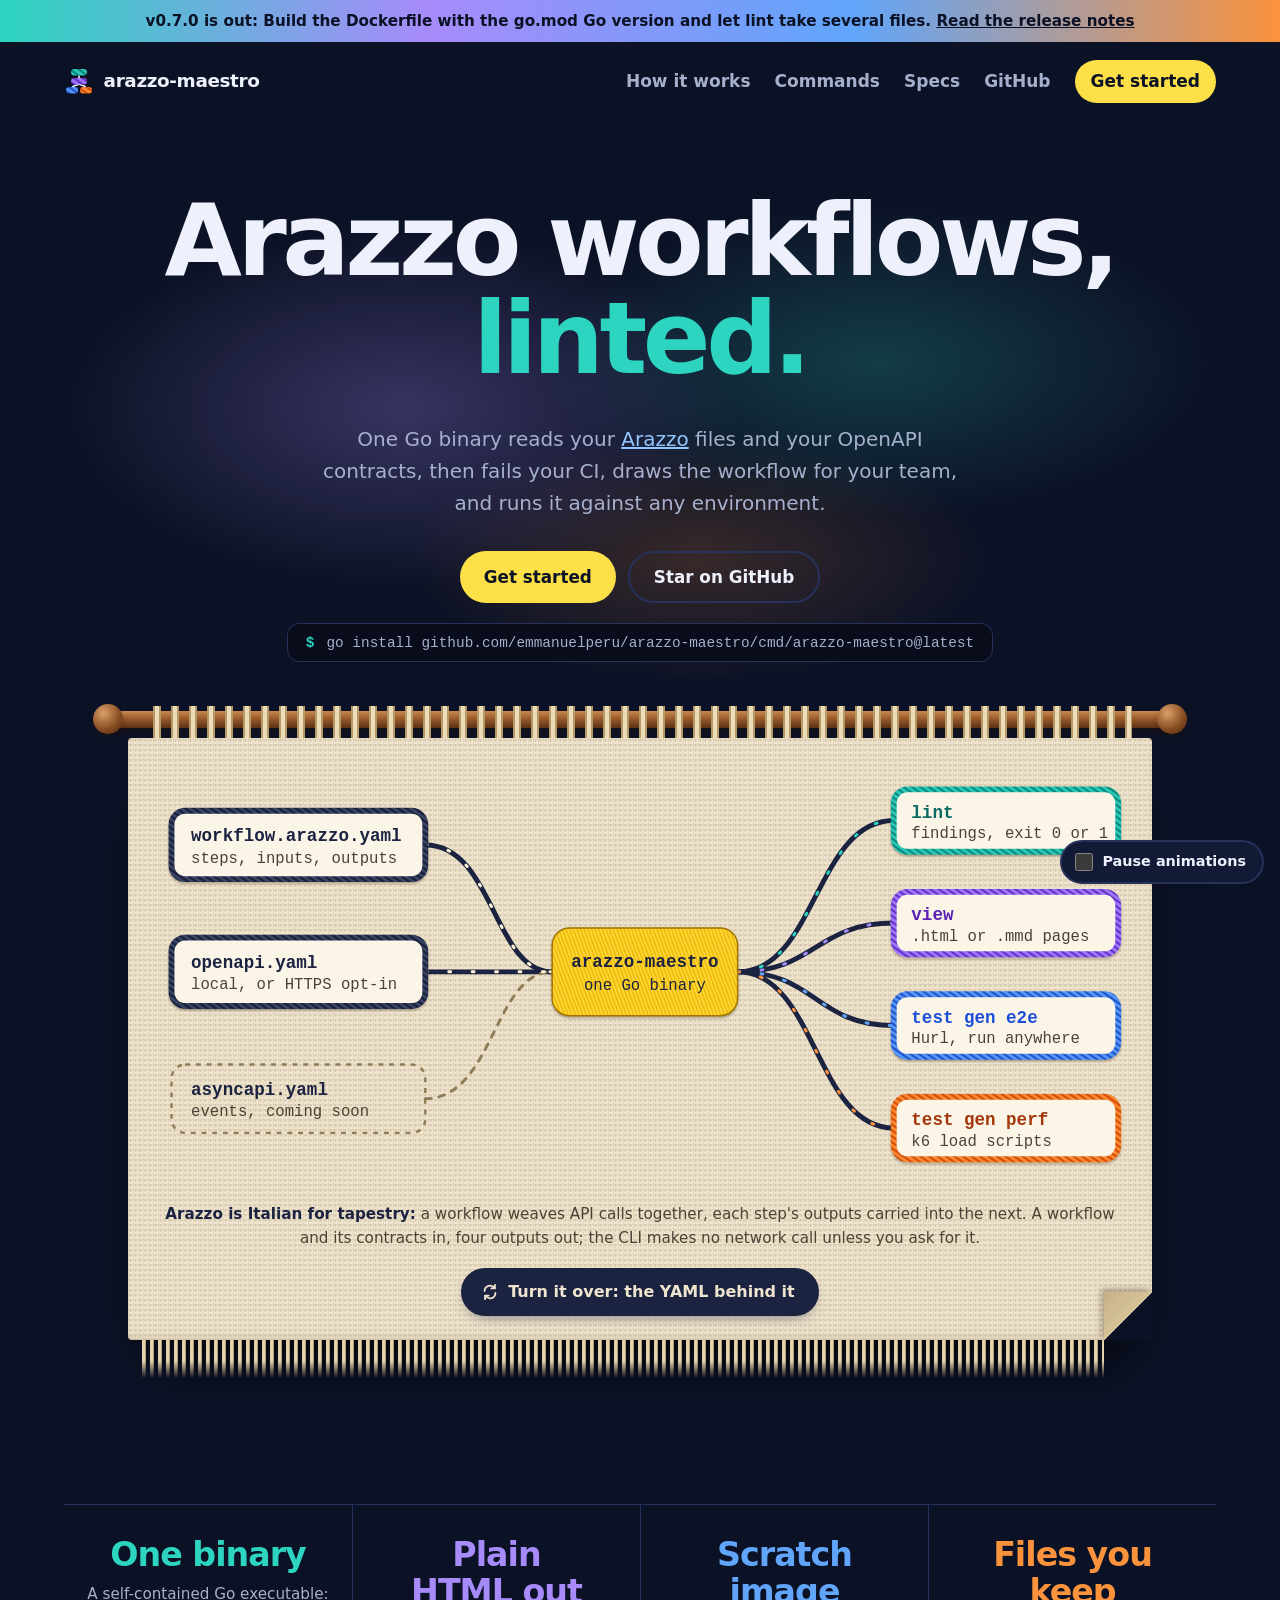
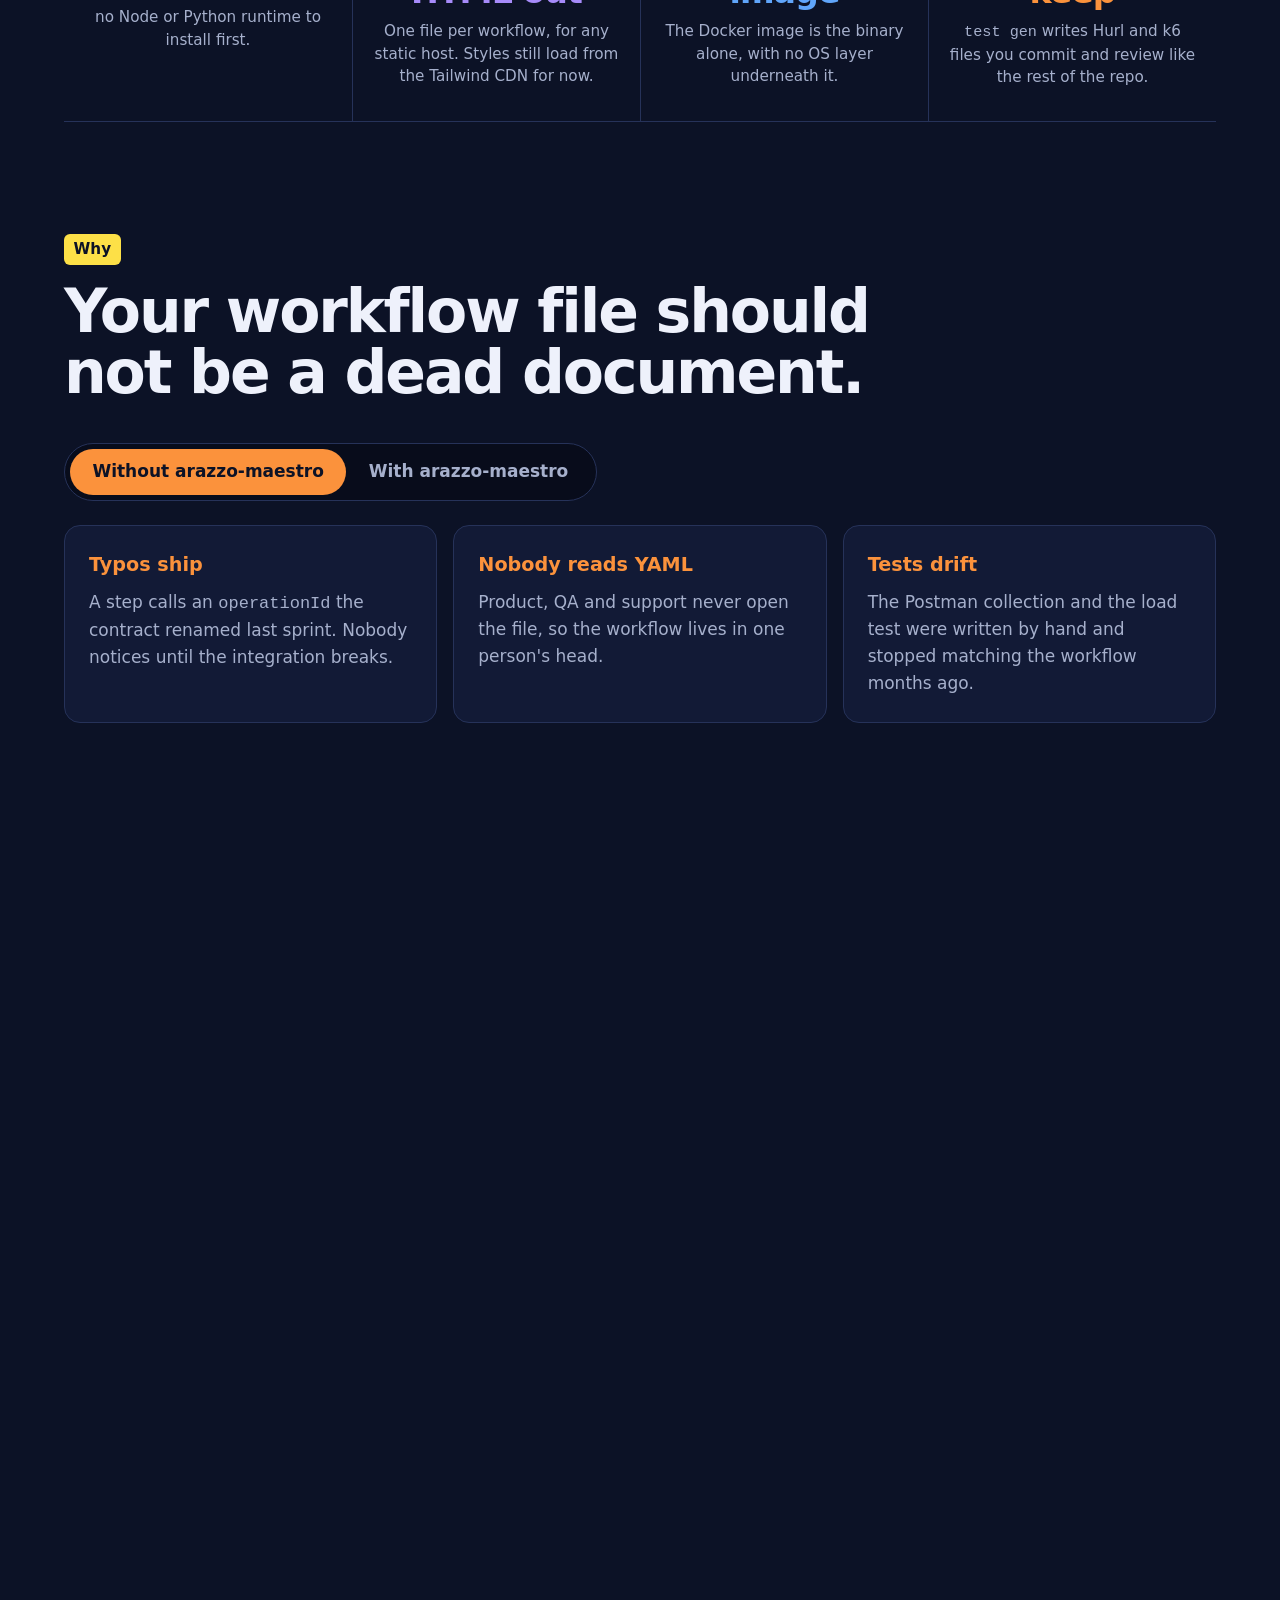
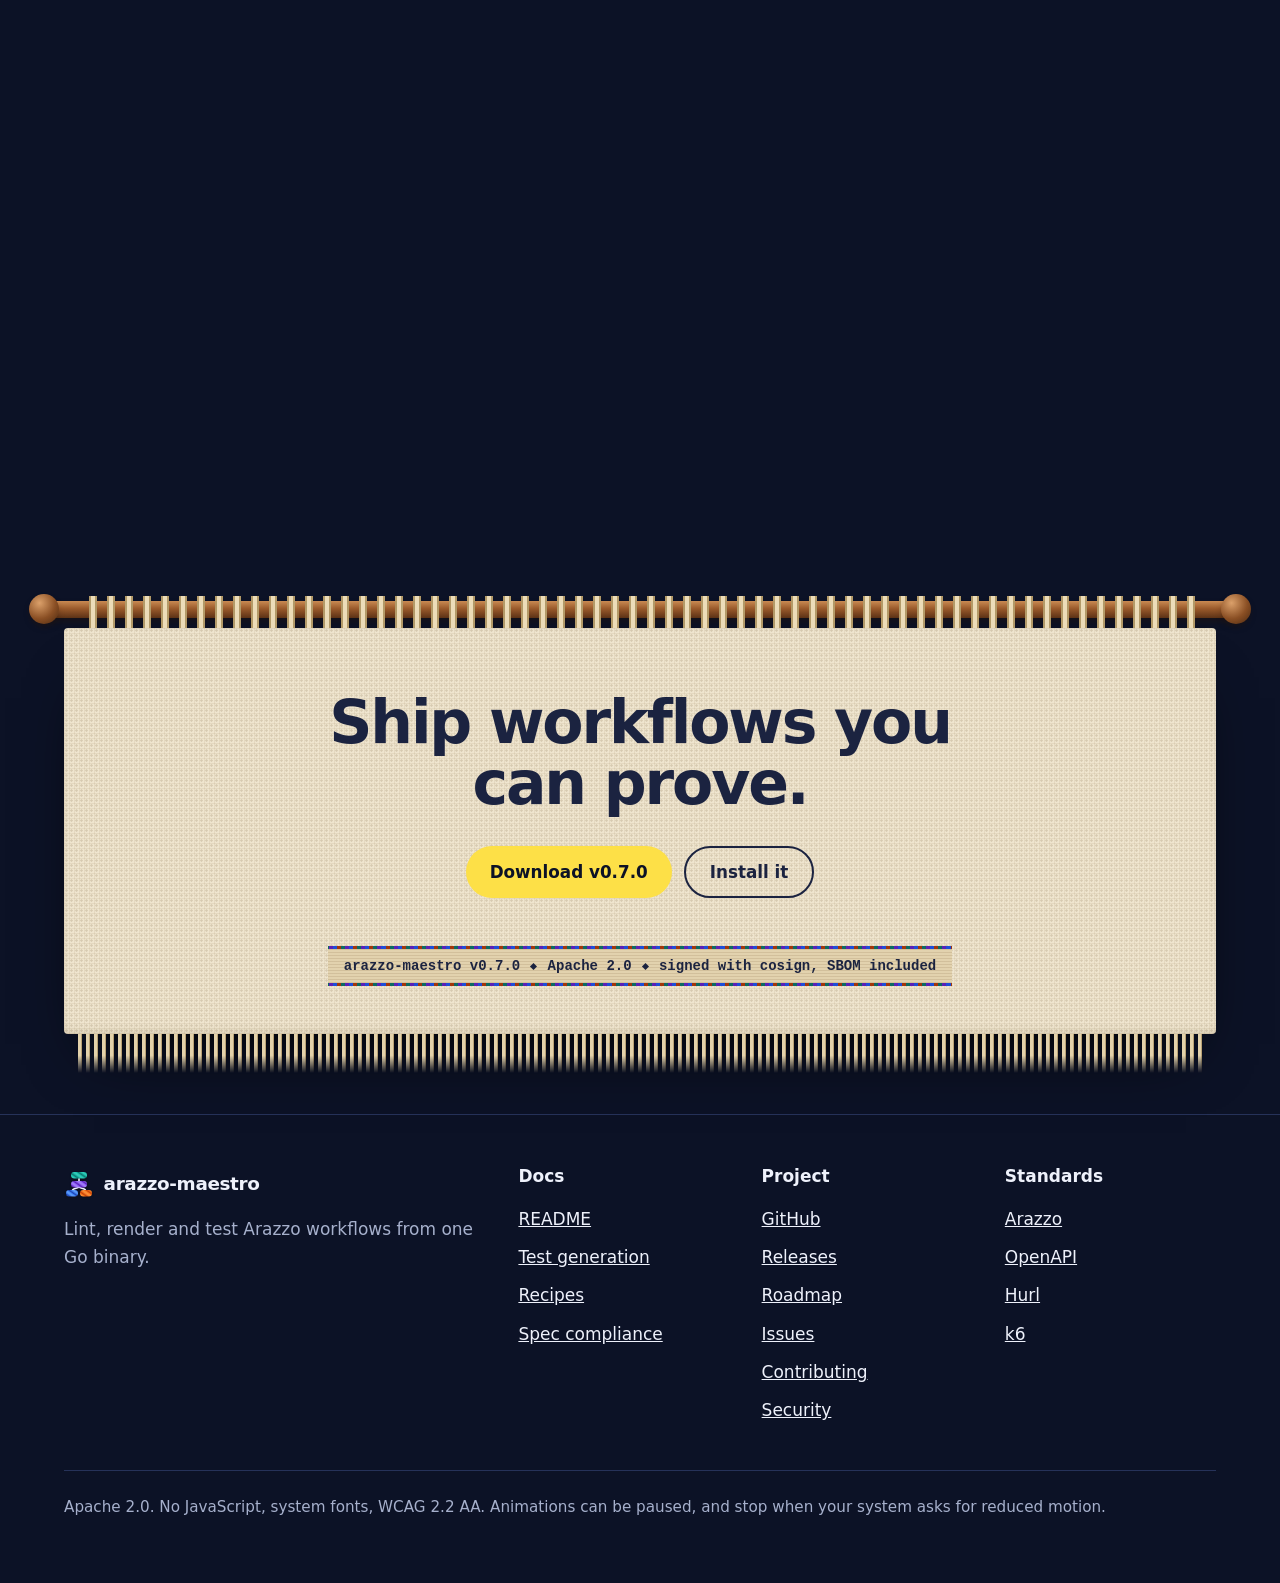
<file: docs/index.html>
<!doctype html>
<!--
  arazzo-maestro, promotional landing page ("Tapestry").
  Dark dev-tool landing in the four yarn colours of the project banner
  (teal lint, violet view, blue e2e, orange perf). Two cream linen
  tapestries hang in it, like the banner: the "How it works" diagram and
  the closing banner, each on a wooden rod with yarn loops and a fringe.
  Arazzo is Italian for tapestry: steps are the threads. CSS only, no
  JavaScript, system fonts, local assets only; every animation can be
  paused (WCAG 2.2.2) and stops under prefers-reduced-motion.
-->
<html lang="en">
<head>
  <meta charset="utf-8">
  <meta name="viewport" content="width=device-width, initial-scale=1">
  <title>arazzo-maestro, lint, render and test Arazzo workflows</title>
  <meta name="description" content="A single Go binary that lints Arazzo workflow specs, renders them to standalone HTML or Mermaid, and generates runnable Hurl and k6 tests.">
  <style>
    :root {
      color-scheme: dark;
      --bg: #0c1226;
      --bg-2: #121a36;
      --bg-term: #080c1b;
      --line: #263259;
      --text: #eef1fb;
      --muted: #a6b0cc;
      --teal: #2dd4bf;
      --violet: #a78bfa;
      --blue: #60a5fa;
      --orange: #fb923c;
      --yellow: #fde047;
      --sans: system-ui, -apple-system, "Segoe UI", Roboto, "Helvetica Neue", Arial, sans-serif;
      --mono: ui-monospace, "SF Mono", Menlo, "Cascadia Code", Consolas, "Liberation Mono", monospace;
    }
    * { box-sizing: border-box; }
    html { -webkit-text-size-adjust: 100%; }
    body { margin: 0; background: var(--bg); color: var(--text); font: 1.0625rem/1.6 var(--sans);  }
    a { color: var(--blue); }
    :focus-visible { outline: 3px solid var(--yellow); outline-offset: 3px; border-radius: 4px; }
    code, pre { font-family: var(--mono); }
    .sr-only { position: absolute; width: 1px; height: 1px; overflow: hidden; clip: rect(0 0 0 0); white-space: nowrap; }
    .skip-link { position: absolute; left: -999px; top: 0; padding: 0.5rem 1rem; background: var(--yellow); color: #111; z-index: 10; }
    .skip-link:focus { left: 1rem; }
    .wrap { max-width: 74rem; margin: 0 auto; padding: 0 1rem; }

    /* announcement strip */
    .strip { background: linear-gradient(90deg, var(--teal), var(--violet), var(--blue), var(--orange)); color: #0c1226; text-align: center; font-weight: 700; font-size: 0.95rem; padding: 0.55rem 1rem; }
    .strip a { color: inherit; }
    .strip a:focus-visible { outline-color: #0c1226; }

    /* top bar */
    .bar { display: flex; flex-wrap: wrap; align-items: center; justify-content: space-between; gap: 0.75rem 1.5rem; padding: 1.1rem 0; }
    .logo { display: inline-flex; align-items: center; gap: 0.6rem; color: var(--text); text-decoration: none; font-weight: 850; font-size: 1.15rem; letter-spacing: -0.02em; }
    .bar nav { display: flex; flex-wrap: wrap; align-items: center; gap: 0.25rem 1.5rem; }
    .bar nav a { color: var(--muted); text-decoration: none; font-weight: 650; padding: 0.5rem 0; }
    .bar nav a:hover { color: var(--text); }
    .bar nav .pill { color: var(--bg); background: var(--yellow); padding: 0.5rem 1rem; border-radius: 999px; }
    .bar nav .pill:hover { color: var(--bg); background: var(--text); }

    /* hero */
    .hero { position: relative; padding: 4.5rem 0 1rem; text-align: center; content-visibility: auto; contain-intrinsic-size: auto 60rem; }
    /* the glow fades out before the edges of its box: content-visibility clips paint to the hero */
    .hero::before { content: ""; position: absolute; inset: 0 0 auto; height: 36rem; z-index: -1;
      background: radial-gradient(30rem 16rem at 30% 50%, rgba(167, 139, 250, 0.28), transparent 70%),
                  radial-gradient(30rem 14rem at 70% 42%, rgba(45, 212, 191, 0.22), transparent 70%),
                  radial-gradient(26rem 11rem at 55% 76%, rgba(251, 146, 60, 0.18), transparent 70%); }
    .hero h1 { margin: 0 auto; font-size: clamp(2.8rem, 8.5vw, 6.25rem); line-height: 0.98; font-weight: 900; letter-spacing: -0.045em; }
    .rotor { display: block; height: 1.05em; overflow: hidden; }
    .rotor span { display: block; height: 1.05em; }
    .rotor .r1 { color: var(--teal); } .rotor .r2 { color: var(--violet); } .rotor .r3 { color: var(--blue); } .rotor .r4 { color: var(--orange); }
    .hero .lede { max-width: 41rem; margin: 1.75rem auto 0; color: var(--muted); font-size: 1.25rem; }
    /* the lede sits on the violet glow, where the default link blue drops under 4.5:1 */
    .hero .lede a { color: #93c5fd; }
    .cta { display: flex; flex-wrap: wrap; justify-content: center; gap: 0.75rem; margin-top: 2rem; }
    .btn { display: inline-flex; align-items: center; min-height: 52px; padding: 0 1.5rem; border-radius: 999px; font-weight: 800; text-decoration: none; font-size: 1.05rem; }
    .btn-main { background: var(--yellow); color: var(--bg); }
    .btn-main:hover { background: var(--text); }
    .btn-alt { color: var(--text); border: 2px solid var(--line); }
    .btn-alt:hover { border-color: var(--text); }
    .install { display: inline-flex; gap: 0.75rem; max-width: 100%; margin-top: 1.25rem; padding: 0.65rem 1.1rem; border-radius: 12px; background: var(--bg-term); border: 1px solid var(--line); font: 0.9rem var(--mono); color: var(--muted); overflow-x: auto; white-space: nowrap; }
    .install b { color: var(--teal); }

    /* the flow diagram: the loud element */
    .flow { padding: 1.5rem; }
    .flow-scroll { overflow-x: auto; }
    .flow svg { display: block; width: 100%; min-width: 760px; height: auto; font-family: var(--mono); }
    .flow .rail { fill: none; stroke: var(--line); stroke-width: 3; }
    .flow .rail.soon { stroke-dasharray: 6 8; }
    .flow .node.soon { stroke-dasharray: 6 6; fill: none; }
    .flow .pulse { fill: none; stroke-width: 3; stroke-linecap: round; stroke-dasharray: 2 22; }
    .flow .node { fill: var(--bg-2); stroke: var(--line); stroke-width: 1.5; }
    .flow .core { fill: var(--bg); stroke-width: 2.5; }
    /* the wide diagram is drawn at 1000 units and shown at 0.88 to 0.98 scale, so its text is set
       a little above 14 px; the tall one is drawn at 260 units and never shown below 1:1 */
    .flow .t { fill: var(--text); font-size: 18px; font-weight: 700; }
    .flow .s { fill: var(--muted); font-size: 16px; }
    .flow .tall { display: none; }
    .flow .tall .t { font-size: 17px; }
    .flow .tall .s { font-size: 14px; }
    .flow figcaption { margin-top: 1rem; color: var(--muted); font-size: 0.95rem; text-align: center; }

    /* pillars: what the tool is made of, no figures here (the real ones live in the spec sheet) */
    .pillars { display: grid; grid-template-columns: repeat(4, minmax(0, 1fr)); margin-top: 5rem; border-top: 1px solid var(--line); border-bottom: 1px solid var(--line); }
    .pillars div { padding: 2rem 1.25rem; text-align: center; }
    .pillars div + div { border-left: 1px solid var(--line); }
    .pillars b { display: block; font-size: clamp(1.5rem, 2.6vw, 2.1rem); font-weight: 900; letter-spacing: -0.03em; line-height: 1.1; }
    .pillars span { display: block; margin-top: 0.6rem; color: var(--muted); font-size: 0.95rem; line-height: 1.5; }
    .pillars div:nth-child(1) b { color: var(--teal); } .pillars div:nth-child(2) b { color: var(--violet); }
    .pillars div:nth-child(3) b { color: var(--blue); } .pillars div:nth-child(4) b { color: var(--orange); }

    /* sections: content-visibility skips layout and paint while a section is off screen (eco-design R5) */
    section { padding: 7rem 0 0; content-visibility: auto; contain-intrinsic-size: auto 48rem; }
    .kicker { display: inline-block; margin: 0 0 1rem; padding: 0.2rem 0.6rem; border-radius: 6px; background: var(--c, var(--yellow)); color: var(--bg); font-weight: 800; font-size: 0.95rem; }
    h2 { margin: 0; max-width: 20ch; font-size: clamp(2.2rem, 5.5vw, 3.75rem); line-height: 1.02; font-weight: 900; letter-spacing: -0.035em; }
    .intro { max-width: 40rem; margin: 1.25rem 0 0; color: var(--muted); font-size: 1.2rem; }

    /* before / after (CSS radio toggle): the radios and their labels sit in one fieldset so
       assistive tech gets the group, the panels are shown through :has() */
    fieldset { margin: 0; padding: 0; border: 0; min-width: 0; }
    .versus { margin-top: 2.5rem; }
    .versus input { position: absolute; opacity: 0; pointer-events: none; }
    .switch { display: inline-flex; padding: 5px; border-radius: 999px; background: var(--bg-term); border: 1px solid var(--line); }
    .switch label { display: inline-flex; align-items: center; min-height: 46px; padding: 0 1.4rem; border-radius: 999px; font-weight: 800; color: var(--muted); cursor: pointer; }
    #vs-without:checked ~ .switch label[for="vs-without"] { background: var(--orange); color: var(--bg); }
    #vs-with:checked ~ .switch label[for="vs-with"] { background: var(--teal); color: var(--bg); }
    #vs-without:focus-visible ~ .switch label[for="vs-without"],
    #vs-with:focus-visible ~ .switch label[for="vs-with"] { outline: 3px solid var(--yellow); outline-offset: 3px; }
    .vs-panel { display: none; margin-top: 1.5rem; grid-template-columns: repeat(3, minmax(0, 1fr)); gap: 1rem; }
    .versus:has(#vs-without:checked) .vs-without, .versus:has(#vs-with:checked) .vs-with { display: grid; }
    .vs-panel div { padding: 1.5rem; border-radius: 16px; background: var(--bg-2); border: 1px solid var(--line); }
    .vs-without h3 { color: var(--orange); }
    .vs-with h3 { color: var(--teal); }
    .vs-panel h3 { margin: 0 0 0.5rem; font-size: 1.2rem; }
    .vs-panel p { margin: 0; color: var(--muted); }

    /* command bands */
    .band { display: grid; grid-template-columns: minmax(0, 5fr) minmax(0, 7fr); gap: 2rem 3.5rem; align-items: center; margin-top: 4rem; }
    .band h3 { margin: 0; font: 800 clamp(1.3rem, 2.6vw, 1.7rem)/1.15 var(--sans); letter-spacing: -0.02em; }
    .band h3 code { display: block; margin-bottom: 0.3rem; color: var(--c); font-size: clamp(2.2rem, 5vw, 3.4rem); font-weight: 800; line-height: 1; letter-spacing: -0.04em; }
    .band p { color: var(--muted); font-size: 1.1rem; }
    .band pre { margin: 0; padding: 1.25rem 1.4rem; border-radius: 16px; background: var(--bg-term); border: 1px solid var(--line); font-size: 0.9rem; line-height: 1.7; overflow-x: auto; }
    .band pre.wrap-lines { white-space: pre-wrap; overflow-wrap: anywhere; }
    .c-lint { --c: var(--teal); } .c-view { --c: var(--violet); } .c-e2e { --c: var(--blue); } .c-perf { --c: var(--orange); }
    .p { color: var(--teal); } .err { color: var(--orange); font-weight: 700; } .ok { color: var(--teal); font-weight: 700; } .hl { color: var(--yellow); }

    /* e2e board: each step lights up as the Hurl run reaches it */
    @property --req { syntax: "<integer>"; inherits: false; initial-value: 6; }
    .band pre.mini { margin-top: 1.25rem; font-size: 0.875rem; }
    /* lint band: the rule groups span both columns, one card per pass, each ending with a real message */
    .rules { grid-column: 1 / -1; display: grid; grid-template-columns: repeat(4, minmax(0, 1fr)); gap: 1rem; margin: 0.5rem 0 0; padding: 0; list-style: none; }
    .rules li { padding: 1.1rem 1.2rem; border: 1px solid var(--line); border-radius: 14px; background: var(--bg-term); color: var(--muted); font-size: 0.95rem; line-height: 1.55; }
    .rules b { display: block; margin-bottom: 0.4rem; color: var(--c); font: 800 1.05rem var(--mono); }
    .rules li > code:last-child { display: block; margin-top: 0.8rem; padding-top: 0.7rem; border-top: 1px dashed var(--line); color: var(--text); font-size: 0.875rem; overflow-wrap: anywhere; }
    .policy { grid-column: 1 / -1; margin: 0; }
    .board { margin: 0; padding: 1.25rem 1.4rem; border-radius: 16px; background: var(--bg-term); border: 1px solid var(--line); font-family: var(--mono); }
    .board-top { display: flex; flex-wrap: wrap; justify-content: space-between; gap: 0.5rem; color: var(--muted); font-size: 0.9rem; }
    .live { display: inline-block; width: 8px; height: 8px; margin-right: 0.55rem; border-radius: 50%; background: var(--teal); vertical-align: middle; }
    /* "running" while a demo plays, "done" once it rests on its final frame (the rest state) */
    .state { display: inline-grid; margin-left: 0.75rem; font-weight: 700; }
    .state > span { grid-area: 1 / 1; }
    .state .run { color: var(--yellow); opacity: 0; }
    .state .done { color: var(--teal); }
    .tally b { color: var(--text); counter-reset: req var(--req); }
    .tally b::after { content: counter(req); }
    .board .wf { margin: 1.1rem 0 0.5rem; color: var(--text); font-weight: 700; font-size: 0.9rem; }
    .pods { display: grid; grid-template-columns: repeat(4, minmax(0, 1fr)); gap: 0.5rem; margin: 0; padding: 0; list-style: none; }
    .pods li { position: relative; display: flex; flex-direction: column; gap: 0.2rem; padding: 0.6rem 0.7rem 0.9rem; border-radius: 10px; border: 1.5px solid var(--teal); background: var(--bg-2); overflow: hidden; font-size: 0.875rem; }
    .pods .sid { color: var(--blue); font-weight: 700; overflow-wrap: anywhere; }
    .pods .call { color: var(--muted); }
    .pods .code { margin-top: auto; padding-top: 0.2rem; color: var(--teal); font-weight: 800; }
    /* e2e: a step is satin-stitched round once it passes, like the diagram's nodes, and its
       progress bar is sewn as a running stitch */
    .board:not(.perf) .pods li::before { content: ""; position: absolute; inset: 0; padding: 3px; border-radius: inherit; pointer-events: none;
      background: repeating-linear-gradient(-55deg, #14b8a6 0 3px, #0f766e 3px 4.3px, #5eead4 4.3px 5px);
      -webkit-mask: linear-gradient(#000 0 0) content-box, linear-gradient(#000 0 0); -webkit-mask-composite: xor;
      mask: linear-gradient(#000 0 0) content-box exclude, linear-gradient(#000 0 0); }
    .board:not(.perf) .pods i { background: repeating-linear-gradient(115deg, var(--teal) 0 2px, transparent 2px 4px); }
    .pods i { position: absolute; left: 0.7rem; right: 0.7rem; bottom: 0.4rem; height: 3px; border-radius: 2px; background: var(--teal); transform-origin: left; }
    .board .legend { display: flex; flex-wrap: wrap; gap: 0.4rem 1.2rem; margin: 1rem 0 0; color: var(--muted); font-size: 0.875rem; }
    .legend span::before { content: ""; display: inline-block; width: 10px; height: 10px; margin-right: 0.4rem; border-radius: 3px; vertical-align: -1px; }
    .lg-wait::before { border: 1.5px dashed var(--muted); }
    .lg-run::before { background: var(--yellow); }
    .lg-ok::before { background: var(--teal); }
    .board:not(.perf) .lg-ok::before { background: repeating-linear-gradient(-55deg, #14b8a6 0 2px, #0f766e 2px 3px, #5eead4 3px 4px); }
    .board pre { margin: 1rem 0 0; padding-top: 0.9rem; border-top: 1px solid var(--line); color: var(--muted); font-size: 0.875rem; line-height: 1.6; white-space: pre-wrap; }

    /* perf board: 50 VU squares cycle through the four step colours */
    @property --sec { syntax: "<integer>"; inherits: false; initial-value: 30; }
    @property --in { syntax: "<integer>"; inherits: false; initial-value: 0; }
    .clock b { color: var(--text); }
    .sec { counter-reset: sec var(--sec); }
    .sec::after { content: counter(sec); }
    /* a loom: one warp thread per virtual user, time runs down, and each pick takes the colour of
       the step that user is on (7 loops of the four steps). --o shifts each user's phase. The
       ::before cover hides the rows not woven yet, bare warp only; at rest the band is complete */
    .vus { position: relative; display: grid; grid-template-columns: repeat(50, minmax(0, 1fr)); gap: 0 2px; height: 168px; margin: 0; padding: 0; list-style: none; }
    .vus li { border-radius: 1px; background: repeating-linear-gradient(180deg, var(--teal) 0 6px, var(--violet) 6px 12px, var(--blue) 12px 18px, var(--orange) 18px 24px) 0 var(--o) / 100% 24px; }
    .vus::after { content: ""; position: absolute; inset: 0; background: repeating-linear-gradient(180deg, rgba(8, 12, 27, 0.4) 0 1px, transparent 1px 3px); }
    .vus::before { content: ""; position: absolute; z-index: 1; left: 0; right: 0; bottom: 0; height: 0;
      background: linear-gradient(90deg, transparent calc(50% - 1px), var(--line) calc(50% - 1px) calc(50% + 1px), transparent calc(50% + 1px)) 0 0 / calc((100% + 2px) / 50) 100% repeat-x, var(--bg-term); }
    .perf .pods { margin-top: 1rem; }
    .perf .pods li { padding-bottom: 0.6rem; }
    .perf .pods .s1 { border-color: var(--teal); } .perf .pods .s1 .sid { color: var(--teal); }
    .perf .pods .s2 { border-color: var(--violet); } .perf .pods .s2 .sid { color: var(--violet); }
    .perf .pods .s3 { border-color: var(--blue); } .perf .pods .s3 .sid { color: var(--blue); }
    .perf .pods .s4 { border-color: var(--orange); } .perf .pods .s4 .sid { color: var(--orange); }

    /* view: exploded isometric stack of real renders */
    .iso { margin: 0; }
    .iso-stage { position: relative; height: 430px; overflow: hidden; }
    .plate { --w: min(300px, 58vw); position: absolute; left: 50%; top: 50%; width: var(--w); height: calc(var(--w) * 0.62); margin: calc(var(--w) * -0.31) 0 0 calc(var(--w) * -0.5); border-radius: 12px; border: 2px solid var(--c); background: var(--bg-2); overflow: hidden; transform: translateY(calc(var(--i) * 92px)) rotateX(56deg) rotateZ(-42deg); box-shadow: 0 28px 40px rgba(0, 0, 0, 0.55); }
    .plate img { display: block; width: 100%; height: 100%; object-fit: cover; object-position: top; }
    .plate b { position: absolute; left: 0.5rem; bottom: 0.5rem; padding: 0.15rem 0.5rem; border-radius: 6px; background: var(--c); color: var(--bg); font: 800 0.875rem var(--mono); }
    .plate.p1 { --i: -1; --c: var(--teal); z-index: 3; }
    .plate.p2 { --i: 0; --c: var(--violet); z-index: 2; }
    .plate.p3 { --i: 1; --c: var(--orange); z-index: 1; }

    /* closing */
    .closing { padding: 4rem 1.5rem 3rem; text-align: center; }
    .closing h2 { margin: 0 auto; max-width: 18ch; }
    .closing p { color: #e2e8f5; font-size: 1.15rem; }

    /* install tabs (CSS radio group, same pattern as the before / after switch) */
    .tabs { margin-top: 2.5rem; }
    .tabs input { position: absolute; opacity: 0; pointer-events: none; }
    #in-go:focus-visible ~ .switch label[for="in-go"],
    #in-docker:focus-visible ~ .switch label[for="in-docker"],
    #in-bin:focus-visible ~ .switch label[for="in-bin"] { outline: 3px solid var(--yellow); outline-offset: 3px; }
    #in-go:checked ~ .switch label[for="in-go"],
    #in-docker:checked ~ .switch label[for="in-docker"],
    #in-bin:checked ~ .switch label[for="in-bin"] { background: var(--yellow); color: var(--bg); }
    .tab-panel { display: none; margin-top: 1.5rem; grid-template-columns: minmax(0, 8fr) minmax(0, 4fr); gap: 1.5rem 2.5rem; align-items: start; }
    .tabs:has(#in-go:checked) .in-go, .tabs:has(#in-docker:checked) .in-docker, .tabs:has(#in-bin:checked) .in-bin { display: grid; }
    .tab-panel p { margin: 0 0 0.75rem; color: var(--muted); font-size: 1.05rem; }
    .term { margin: 0; padding: 1.25rem 1.4rem; border-radius: 16px; background: var(--bg-term); border: 1px solid var(--line); font-size: 0.9rem; line-height: 1.7; overflow-x: auto; }
    .cmt { color: var(--muted); }

    /* CI recipes */
    .recipes { display: grid; grid-template-columns: minmax(0, 7fr) minmax(0, 5fr); gap: 1.5rem; margin-top: 2.5rem; }
    .recipes figure { display: flex; flex-direction: column; margin: 0; }
    .recipes figcaption { margin-bottom: 0.6rem; font-weight: 800; }
    .recipes figcaption code { color: var(--teal); }
    .recipes .term { flex: 1; }

    /* spec sheet */
    .sheet { display: grid; grid-template-columns: repeat(2, minmax(0, 1fr)); gap: 0 3rem; margin: 2.5rem 0 0; }
    .sheet div { display: grid; grid-template-columns: 10.5rem minmax(0, 1fr); gap: 1rem; padding: 1.1rem 0; border-top: 1px solid var(--line); }
    .sheet dt { display: flex; align-items: flex-start; gap: 0.6rem; font-weight: 800; color: var(--c, var(--text)); }
    .sheet dt svg { flex: none; width: 24px; height: 24px; fill: none; stroke: currentColor; stroke-width: 1.8; stroke-linecap: round; stroke-linejoin: round; }
    .sheet dd { margin: 0; color: var(--muted); }
    .sheet dd code { color: var(--text); font-size: 0.92em; }

    /* lint demo: three stale references caught then fixed. At rest (reduced motion, or once the loop
       is over) the editor shows each old name struck through next to the new one, so the console
       errors still make sense */
    .demo { display: grid; grid-template-columns: minmax(0, 1fr) minmax(0, 1fr); gap: 1.5rem; margin: 2.5rem 0 0; align-items: start; }
    .pane { margin: 0; padding: 1.25rem 1.4rem; border-radius: 16px; background: var(--bg-term); border: 1px solid var(--line); font: 0.875rem/1.7 var(--mono); }
    .pane-tab { margin: -0.3rem 0 0.8rem; color: var(--muted); font: 700 0.875rem var(--mono); }
    .pane pre { margin: 0; font: inherit; }
    .editor pre { white-space: pre-wrap; overflow-wrap: anywhere; }
    .console pre { white-space: pre-wrap; overflow-wrap: anywhere; }
    .ln { display: inline-block; width: 3ch; color: var(--muted); }
    .typo { display: inline-flex; column-gap: 0.6ch; vertical-align: bottom; }
    .typo > span { white-space: pre; }
    .typo .bad { color: var(--orange); text-decoration: line-through; text-decoration-thickness: 2px; }
    /* lint as darning: a stale reference is a snag (wavy orange underline while lint reports it),
       the new name is stitched back in with a teal satin stitch */
    .typo .good { color: var(--teal); padding-bottom: 2px; background: repeating-linear-gradient(115deg, var(--teal) 0 2px, transparent 2px 4px) 0 100% / 100% 3px no-repeat; }
    .type { display: inline-block; vertical-align: bottom; overflow: hidden; white-space: nowrap; }
    .exit { display: inline-grid; margin: 1rem 0 0; font-weight: 800; }
    .exit span { grid-area: 1 / 1; padding: 0.1rem 0.6rem; border-radius: 6px; color: var(--bg); }
    .x1 { background: var(--orange); opacity: 0; } .x0 { background: var(--teal); }

    footer { margin-top: 5rem; border-top: 1px solid var(--line); padding: 3rem 0 3rem; color: var(--muted); }
    .foot { display: grid; grid-template-columns: minmax(0, 4fr) repeat(3, minmax(0, 2fr)); gap: 2rem; }
    .foot .logo { margin-bottom: 0.75rem; }
    .foot p { margin: 0 0 0.5rem; max-width: 26rem; }
    .foot .foot-title { margin: 0 0 0.6rem; font-weight: 800; color: var(--text); }
    .foot ul { margin: 0; padding: 0; list-style: none; }
    footer a { color: var(--text); display: inline-block; min-width: 24px; padding: 0.35rem 0; }
    .legal { margin-top: 2.5rem; padding-top: 1.5rem; border-top: 1px solid var(--line); font-size: 0.95rem; }

    @media (prefers-reduced-motion: no-preference) {
      /* the two loops that stay: the headline names the four outputs, the diagram shows data moving.
         Every other animation plays a bounded number of times and rests on the finished state */
      .rotor span:first-child { animation: rotor 8s cubic-bezier(0.7, 0, 0.2, 1) infinite; }
      .flow .pulse { animation: flow 1.4s linear infinite; }
      /* perf board: the clock runs 30 s in 10, once; the loom weaves one row per pick meanwhile,
         and the summary only shows once the run is over */
      @keyframes weave { 0% { height: 100%; } 100% { height: 0; } }
      @keyframes sec { 0% { --sec: 0; } 100% { --sec: 30; } }
      @keyframes perf-sum { 0% { opacity: 0; } 100% { opacity: 1; } }
      /* run state of each demo: "running" while it plays, "done" when it rests on its final frame */
      @keyframes st-on { 0%, 100% { opacity: 1; } }
      @keyframes st-off { 0%, 100% { opacity: 0; } }
      @keyframes st-live { 0%, 100% { background: var(--yellow); } }
      /* The run starts when the board scrolls into view: a view timeline flips --in on the figure as
         its top edge enters the viewport, and a style query on that value starts the time-based
         animations. Browsers without scroll-driven animations play the run at page load instead */
      @supports not (animation-timeline: view()) {
        .vus::before { animation: weave 10s steps(28, end); }
        .sec { animation: sec 10s linear forwards; }
        .perf pre { animation: perf-sum 10s steps(1, end) forwards; }
        .perf .state .run { animation: st-on 10s; } .perf .state .done { animation: st-off 10s; } .perf .live { animation: st-live 10s; }
      }
      @supports (animation-timeline: view()) {
        .perf { container-name: perf; animation: in-view 1s steps(1, end) both; animation-timeline: view(); animation-range: entry 0% entry 4%; }
        @keyframes in-view { 0% { --in: 0; } 100% { --in: 1; } }
        .perf .sec { --sec: 0; }
        .perf pre { opacity: 0; }
        @container perf style(--in: 1) {
          .vus::before { animation: weave 10s steps(28, end); }
          .sec { animation: sec 10s linear forwards; }
          .perf pre { animation: perf-sum 10s steps(1, end) forwards; }
          .perf .state .run { animation: st-on 10s; } .perf .state .done { animation: st-off 10s; } .perf .live { animation: st-live 10s; }
        }
      }

      /* e2e board: 10 s run, steps light up in order */
      .board:not(.perf) .pods:nth-of-type(1) li:nth-child(1) { animation: pod0 10s 3; } .board:not(.perf) .pods:nth-of-type(1) li:nth-child(1) i { animation: bar0 10s 3; } .board:not(.perf) .pods:nth-of-type(1) li:nth-child(1) .code { animation: code0 10s 3; } .board:not(.perf) .pods:nth-of-type(1) li:nth-child(1)::before { animation: code0 10s 3; }
      .board:not(.perf) .pods:nth-of-type(1) li:nth-child(2) { animation: pod1 10s 3; } .board:not(.perf) .pods:nth-of-type(1) li:nth-child(2) i { animation: bar1 10s 3; } .board:not(.perf) .pods:nth-of-type(1) li:nth-child(2) .code { animation: code1 10s 3; } .board:not(.perf) .pods:nth-of-type(1) li:nth-child(2)::before { animation: code1 10s 3; }
      .board:not(.perf) .pods:nth-of-type(1) li:nth-child(3) { animation: pod2 10s 3; } .board:not(.perf) .pods:nth-of-type(1) li:nth-child(3) i { animation: bar2 10s 3; } .board:not(.perf) .pods:nth-of-type(1) li:nth-child(3) .code { animation: code2 10s 3; } .board:not(.perf) .pods:nth-of-type(1) li:nth-child(3)::before { animation: code2 10s 3; }
      .board:not(.perf) .pods:nth-of-type(1) li:nth-child(4) { animation: pod3 10s 3; } .board:not(.perf) .pods:nth-of-type(1) li:nth-child(4) i { animation: bar3 10s 3; } .board:not(.perf) .pods:nth-of-type(1) li:nth-child(4) .code { animation: code3 10s 3; } .board:not(.perf) .pods:nth-of-type(1) li:nth-child(4)::before { animation: code3 10s 3; }
      .board:not(.perf) .pods:nth-of-type(2) li:nth-child(1) { animation: pod4 10s 3; } .board:not(.perf) .pods:nth-of-type(2) li:nth-child(1) i { animation: bar4 10s 3; } .board:not(.perf) .pods:nth-of-type(2) li:nth-child(1) .code { animation: code4 10s 3; } .board:not(.perf) .pods:nth-of-type(2) li:nth-child(1)::before { animation: code4 10s 3; }
      .board:not(.perf) .pods:nth-of-type(2) li:nth-child(2) { animation: pod5 10s 3; } .board:not(.perf) .pods:nth-of-type(2) li:nth-child(2) i { animation: bar5 10s 3; } .board:not(.perf) .pods:nth-of-type(2) li:nth-child(2) .code { animation: code5 10s 3; } .board:not(.perf) .pods:nth-of-type(2) li:nth-child(2)::before { animation: code5 10s 3; }
      .tally b { animation: req 10s 3; }
      .board:not(.perf) .state .run { animation: st-on 30s; } .board:not(.perf) .state .done { animation: st-off 30s; } .board:not(.perf) .live { animation: st-live 30s; }
      /* the e2e board starts on scroll too, through the play state: until the board is in view its
         animations hold their first frame, every step waiting */
      @supports (animation-timeline: view()) {
        .board:not(.perf) { container-name: e2e; animation: in-view 1s steps(1, end) both; animation-timeline: view(); animation-range: entry 0% entry 4%; }
        /* !important beats the animation shorthands above, which reset the play state */
        .board:not(.perf) * { animation-play-state: paused !important; }
        @container e2e style(--in: 1) { .board:not(.perf) * { animation-play-state: running !important; } }
      }
      @keyframes req { 0%, 15% { --req: 0; } 16%, 28% { --req: 1; } 29%, 41% { --req: 2; } 42%, 54% { --req: 3; } 55%, 67% { --req: 4; } 68%, 80% { --req: 5; } 81%, 95% { --req: 6; } 97%, 100% { --req: 0; } }
      @keyframes pod0 { 0%, 6% { border-color: var(--line); border-style: dashed; } 7%, 15% { border-color: var(--yellow); border-style: solid; } 16%, 95% { border-color: var(--teal); border-style: solid; } 97%, 100% { border-color: var(--line); border-style: dashed; } }
      @keyframes bar0 { 0%, 6% { transform: scaleX(0); background: var(--yellow); } 15% { transform: scaleX(1); background: var(--yellow); } 16%, 95% { transform: scaleX(1); background: repeating-linear-gradient(115deg, var(--teal) 0 2px, transparent 2px 4px); } 97%, 100% { transform: scaleX(0); } }
      @keyframes code0 { 0%, 15% { opacity: 0; } 16%, 95% { opacity: 1; } 97%, 100% { opacity: 0; } }
      @keyframes pod1 { 0%, 19% { border-color: var(--line); border-style: dashed; } 20%, 28% { border-color: var(--yellow); border-style: solid; } 29%, 95% { border-color: var(--teal); border-style: solid; } 97%, 100% { border-color: var(--line); border-style: dashed; } }
      @keyframes bar1 { 0%, 19% { transform: scaleX(0); background: var(--yellow); } 28% { transform: scaleX(1); background: var(--yellow); } 29%, 95% { transform: scaleX(1); background: repeating-linear-gradient(115deg, var(--teal) 0 2px, transparent 2px 4px); } 97%, 100% { transform: scaleX(0); } }
      @keyframes code1 { 0%, 28% { opacity: 0; } 29%, 95% { opacity: 1; } 97%, 100% { opacity: 0; } }
      @keyframes pod2 { 0%, 32% { border-color: var(--line); border-style: dashed; } 33%, 41% { border-color: var(--yellow); border-style: solid; } 42%, 95% { border-color: var(--teal); border-style: solid; } 97%, 100% { border-color: var(--line); border-style: dashed; } }
      @keyframes bar2 { 0%, 32% { transform: scaleX(0); background: var(--yellow); } 41% { transform: scaleX(1); background: var(--yellow); } 42%, 95% { transform: scaleX(1); background: repeating-linear-gradient(115deg, var(--teal) 0 2px, transparent 2px 4px); } 97%, 100% { transform: scaleX(0); } }
      @keyframes code2 { 0%, 41% { opacity: 0; } 42%, 95% { opacity: 1; } 97%, 100% { opacity: 0; } }
      @keyframes pod3 { 0%, 45% { border-color: var(--line); border-style: dashed; } 46%, 54% { border-color: var(--yellow); border-style: solid; } 55%, 95% { border-color: var(--teal); border-style: solid; } 97%, 100% { border-color: var(--line); border-style: dashed; } }
      @keyframes bar3 { 0%, 45% { transform: scaleX(0); background: var(--yellow); } 54% { transform: scaleX(1); background: var(--yellow); } 55%, 95% { transform: scaleX(1); background: repeating-linear-gradient(115deg, var(--teal) 0 2px, transparent 2px 4px); } 97%, 100% { transform: scaleX(0); } }
      @keyframes code3 { 0%, 54% { opacity: 0; } 55%, 95% { opacity: 1; } 97%, 100% { opacity: 0; } }
      @keyframes pod4 { 0%, 58% { border-color: var(--line); border-style: dashed; } 59%, 67% { border-color: var(--yellow); border-style: solid; } 68%, 95% { border-color: var(--teal); border-style: solid; } 97%, 100% { border-color: var(--line); border-style: dashed; } }
      @keyframes bar4 { 0%, 58% { transform: scaleX(0); background: var(--yellow); } 67% { transform: scaleX(1); background: var(--yellow); } 68%, 95% { transform: scaleX(1); background: repeating-linear-gradient(115deg, var(--teal) 0 2px, transparent 2px 4px); } 97%, 100% { transform: scaleX(0); } }
      @keyframes code4 { 0%, 67% { opacity: 0; } 68%, 95% { opacity: 1; } 97%, 100% { opacity: 0; } }
      @keyframes pod5 { 0%, 71% { border-color: var(--line); border-style: dashed; } 72%, 80% { border-color: var(--yellow); border-style: solid; } 81%, 95% { border-color: var(--teal); border-style: solid; } 97%, 100% { border-color: var(--line); border-style: dashed; } }
      @keyframes bar5 { 0%, 71% { transform: scaleX(0); background: var(--yellow); } 80% { transform: scaleX(1); background: var(--yellow); } 81%, 95% { transform: scaleX(1); background: repeating-linear-gradient(115deg, var(--teal) 0 2px, transparent 2px 4px); } 97%, 100% { transform: scaleX(0); } }
      @keyframes code5 { 0%, 80% { opacity: 0; } 81%, 95% { opacity: 1; } 97%, 100% { opacity: 0; } }

      /* lint demo: 12 s story, three times, started when the figure scrolls into view (same view
         timeline and style query as the perf board). While it plays the editor shows one spelling at
         a time (the other one collapsed to zero width); when it is over, the resting diff view takes over */
      @supports not (animation-timeline: view()) {
        .typo { animation: a-typo 12s 3; }
        .t1 { animation: a-t1 12s 3; } .o1 { animation: a-o1 12s 3; }
        .typo .bad { animation: a-bad 12s 3; } .typo .good { animation: a-good 12s 3; }
        .later { animation: a-later 12s 3; } .t2 { animation: a-t2 12s 3; } .o2 { animation: a-o2 12s 3; }
        .x1 { animation: a-x1 12s 3; } .x0 { animation: a-x0 12s 3; }
        .console .state .run { animation: st-on 36s; } .console .state .done { animation: st-off 36s; }
      }
      @supports (animation-timeline: view()) {
        .demo { container-name: demo; animation: in-view 1s steps(1, end) both; animation-timeline: view(); animation-range: entry 0% entry 4%; }
        @container demo style(--in: 1) {
          .typo { animation: a-typo 12s 3; }
          .t1 { animation: a-t1 12s 3; } .o1 { animation: a-o1 12s 3; }
          .typo .bad { animation: a-bad 12s 3; } .typo .good { animation: a-good 12s 3; }
          .later { animation: a-later 12s 3; } .t2 { animation: a-t2 12s 3; } .o2 { animation: a-o2 12s 3; }
          .x1 { animation: a-x1 12s 3; } .x0 { animation: a-x0 12s 3; }
          .console .state .run { animation: st-on 36s; } .console .state .done { animation: st-off 36s; }
        }
      }
      @keyframes a-typo { 0%, 100% { column-gap: 0; } }
      @keyframes a-t1 { 0% { width: 0; animation-timing-function: steps(36, end); } 10%, 96% { width: 36ch; } 97%, 100% { width: 0; } }
      @keyframes a-o1 { 0%, 12% { opacity: 0; } 13%, 96% { opacity: 1; } 97%, 100% { opacity: 0; } }
      @keyframes a-bad {
        0%, 13% { max-width: none; overflow: visible; text-decoration: none; }
        15%, 40% { max-width: none; overflow: visible; text-decoration: underline wavy var(--orange); text-underline-offset: 4px; }
        42%, 96% { max-width: 0; overflow: hidden; text-decoration: none; }
        97%, 100% { max-width: none; overflow: visible; text-decoration: none; }
      }
      /* the new name appears, then its stitch runs under it from left to right */
      @keyframes a-good {
        0%, 40% { max-width: 0; overflow: hidden; background-size: 0 3px; }
        42% { max-width: none; overflow: visible; background-size: 0 3px; }
        47%, 96% { max-width: none; overflow: visible; background-size: 100% 3px; }
        97%, 100% { max-width: 0; overflow: hidden; background-size: 0 3px; }
      }
      @keyframes a-later { 0%, 47% { opacity: 0; } 48%, 96% { opacity: 1; } 97%, 100% { opacity: 0; } }
      @keyframes a-t2 { 0%, 48% { width: 0; animation-timing-function: steps(36, end); } 58%, 96% { width: 36ch; } 97%, 100% { width: 0; } }
      @keyframes a-o2 { 0%, 61% { opacity: 0; } 62%, 96% { opacity: 1; } 97%, 100% { opacity: 0; } }
      @keyframes a-x1 { 0%, 12% { opacity: 0; } 13%, 61% { opacity: 1; } 62%, 100% { opacity: 0; } }
      @keyframes a-x0 { 0%, 61% { opacity: 0; } 62%, 96% { opacity: 1; } 97%, 100% { opacity: 0; } }

      @keyframes rotor {
        0%, 20% { margin-top: 0; } 25%, 45% { margin-top: -1.05em; }
        50%, 70% { margin-top: -2.1em; } 75%, 95% { margin-top: -3.15em; } 100% { margin-top: 0; }
      }
      @keyframes flow { to { stroke-dashoffset: -24; } }
    }
    @media (max-width: 960px) {
      /* below this width the wide diagram would scale its text under 14 px: swap it for the tall one */
      .flow { margin-left: 1rem; margin-right: 1rem; padding: 0.75rem; }
      .flow-scroll { display: none; }
      .flow .tall { display: block; width: 100%; max-width: 340px; min-width: 0; margin: 0 auto; }
    }
    @media (max-width: 900px) {
      /* two-column bands get too narrow for their code before the phone breakpoint */
      .band, .recipes, .demo { grid-template-columns: minmax(0, 1fr); }
      /* code wraps instead of scrolling: long tokens break at their <wbr> marks or anywhere as a
         last resort, and the continuation of a wrapped line hangs 2ch to the right of its start */
      pre, .install { white-space: pre-wrap; overflow-wrap: anywhere; text-indent: 2ch hanging each-line; }
      .install { text-align: left; }
      /* YAML indentation is meaning: the recipes keep their lines whole and scroll sideways instead */
      .recipes .term { white-space: pre; text-indent: 0; }
    }
    @media (max-width: 370px) {
      /* the typed lint command is 36ch, wider than the console on the narrowest phones */
      .type, .t1, .t2 { display: inline; animation: none; width: auto; white-space: pre-wrap; }
    }
    @media (max-width: 760px) {
      .pillars { grid-template-columns: repeat(2, minmax(0, 1fr)); }
      .pillars div:nth-child(3) { border-left: 0; }
      .pillars div:nth-child(n+3) { border-top: 1px solid var(--line); }
      .vs-panel { grid-template-columns: minmax(0, 1fr); }
      .band, .tab-panel, .recipes, .sheet, .demo { grid-template-columns: minmax(0, 1fr); }
      .rules { grid-template-columns: minmax(0, 1fr); }
      .pane { padding: 1rem; }
      .editor pre { white-space: pre-wrap; overflow-wrap: anywhere; }
      .pods { grid-template-columns: repeat(2, minmax(0, 1fr)); }
      .iso-stage { height: 320px; }
      .plate.p1 { --i: -0.75; } .plate.p3 { --i: 0.75; }
      .sheet div { grid-template-columns: minmax(0, 1fr); gap: 0.25rem; }
      .switch { flex-wrap: wrap; border-radius: 26px; }
      .foot { grid-template-columns: repeat(2, minmax(0, 1fr)); }
      .foot > div:first-child { grid-column: 1 / -1; }
      .hero { padding-top: 2.5rem; }
      section { padding-top: 5rem; }
      .flow { padding: 0.75rem; }
    }
  </style>
  <style>
    /* ---- tapestry ----
       Two cream linen tapestries hang in the dark page, as on the project banner: the diagram and
       the closing banner. Dashed lines keep one meaning, not shipped yet (the AsyncAPI input). */
    :root { --linen: #efe5cf; --ink: #1b2340; --ink-2: #4a4234;
      --t-teal: #0b6b62; --t-violet: #5b21b6; --t-blue: #1d4ed8; --t-orange: #a3360a; }
    .defs { position: absolute; width: 0; height: 0; overflow: hidden; }
    html { scrollbar-color: var(--line) var(--bg); accent-color: var(--teal); }
    ::selection { background: var(--yellow); color: #10162b; }
    .hero, .closing { content-visibility: visible; }
    /* .hero sits on the .wrap element and its padding shorthand dropped the side gutters */
    .hero.wrap { padding-left: 1rem; padding-right: 1rem; }
    .pillars b { text-wrap: balance; }
    .flow, .closing { position: relative; border: 0; border-radius: 4px; color: var(--ink);
      background-color: var(--linen);
      background-image: radial-gradient(circle at 2.5px 2.5px, rgba(90, 62, 20, 0.16) 0.9px, transparent 1.5px),
        repeating-linear-gradient(0deg, rgba(122, 92, 40, 0.09) 0 1px, transparent 1px 5px),
        repeating-linear-gradient(90deg, rgba(122, 92, 40, 0.09) 0 1px, transparent 1px 5px);
      background-size: 5px 5px, auto, auto;
      box-shadow: 0 40px 60px -30px #000, inset 0 -6px 12px -8px rgba(90, 62, 20, 0.35); }
    .flow { width: min(64rem, 100% - 3rem); margin: 4.75rem auto 4.25rem; }
    .closing { margin-top: 9rem; margin-bottom: 3rem; }
    .flow :focus-visible, .closing :focus-visible, .flow-scroll:focus-visible { outline-color: var(--ink); }
    /* wooden rod, yarn loops wrapped round it, fringe below */
    .rod { position: absolute; z-index: 2; left: -1.25rem; right: -1.25rem; top: -1.7rem; height: 1.05rem; border-radius: 999px;
      background: linear-gradient(180deg, #c98a52 0%, #9a5a2b 45%, #5c3216 100%); box-shadow: 0 5px 8px -2px rgba(40, 20, 5, 0.45); }
    .rod::before, .rod::after { content: ""; position: absolute; top: -0.42rem; width: 1.9rem; height: 1.9rem; border-radius: 50%;
      background: radial-gradient(circle at 35% 30%, #dba06a, #8a4f24 55%, #4a2810 100%); box-shadow: 0 4px 6px -2px rgba(40, 20, 5, 0.5); }
    .rod::before { left: -0.95rem; } .rod::after { right: -0.95rem; }
    .flow::before, .closing::before { content: ""; position: absolute; z-index: 3; left: 1.25rem; right: 1.25rem; top: -2rem; height: 2rem; pointer-events: none;
      background: repeating-linear-gradient(90deg, transparent 0 5px, #b39a68 5px 7px, #ecdcb8 7px 11px, #b39a68 11px 13px, transparent 13px 18px); }
    .flow::after, .closing::after { content: ""; position: absolute; left: 0.9rem; right: 0.9rem; top: 100%; height: 2.4rem; pointer-events: none;
      background: repeating-linear-gradient(90deg, #e3d2ab 0 3px, #b9a275 3px 4px, transparent 4px 8px);
      -webkit-mask: linear-gradient(180deg, #000 55%, transparent); mask: linear-gradient(180deg, #000 55%, transparent); }
    /* the diagram: satin-stitched nodes, couched navy cord for the rails */
    .flow .node { fill: #fbf5e8; stroke: url(#sat-ink); stroke-width: 6; filter: url(#raise); }
    .flow rect[stroke="#2dd4bf"] { stroke: url(#sat-teal); }
    .flow rect[stroke="#a78bfa"] { stroke: url(#sat-violet); }
    .flow rect[stroke="#60a5fa"] { stroke: url(#sat-blue); }
    .flow rect[stroke="#fb923c"] { stroke: url(#sat-orange); }
    .flow .node.soon { fill: none; stroke: #8f7b55; stroke-width: 2.5; stroke-dasharray: 5 6; filter: none; }
    .flow .rail { stroke: var(--ink); stroke-width: 5; stroke-linecap: round; }
    .flow .rail.soon { stroke: #8f7b55; stroke-width: 3; }
    .flow .pulse[stroke="#eef1fb"] { stroke: #fff4d8; }
    .flow .core { fill: url(#sat-yellow); stroke: #a07400; stroke-width: 1.5; filter: url(#raise); }
    .flow .t, .flow text[text-anchor="middle"] { fill: var(--ink); }
    .flow .s { fill: var(--ink-2); }
    .flow .k-lint { fill: var(--t-teal); } .flow .k-view { fill: var(--t-violet); } .flow .k-e2e { fill: var(--t-blue); } .flow .k-perf { fill: var(--t-orange); }
    .flow figcaption { margin-top: 1.25rem; color: var(--ink-2); }
    .flow figcaption b { color: var(--ink); }
    /* the closing banner reads ink on linen */
    .closing p { color: var(--ink-2); }
    .closing .btn-alt { color: var(--ink); border-color: var(--ink); }
    .closing .btn-alt:hover { border-color: var(--t-violet); color: var(--t-violet); }
    /* the logo is stitched in the four yarns */
    .logo rect:nth-of-type(1) { fill: url(#sat-teal); } .logo rect:nth-of-type(2) { fill: url(#sat-violet); }
    .logo rect:nth-of-type(3) { fill: url(#sat-blue); } .logo rect:nth-of-type(4) { fill: url(#sat-orange); }
    .logo svg { filter: drop-shadow(0 1px 1px rgba(20, 10, 0, 0.35)); }
    /* the weaver's mark: old tapestries carry the workshop's mark woven into the selvedge */
    .closing .mark { display: inline-flex; flex-wrap: wrap; justify-content: center; align-items: center; margin: 3rem 0 0; padding: 0.4rem 1rem;
      background: #e2d2ae repeating-linear-gradient(0deg, rgba(90, 62, 20, 0.12) 0 1px, transparent 1px 3px);
      border-block: 3px solid; border-image: repeating-linear-gradient(90deg, var(--t-teal) 0 4px, var(--t-violet) 4px 8px, var(--t-blue) 8px 12px, var(--t-orange) 12px 16px) 3;
      color: var(--ink); font: 700 0.875rem/1.5 var(--mono); }
    .closing .mark span + span::before { content: ""; display: inline-block; width: 5px; height: 5px; margin: 0 0.7rem; background: currentColor; transform: rotate(45deg); vertical-align: middle; }

    /* the back of the tapestry: a checkbox turns the diagram over to the YAML it is woven from.
       The whole hanging turns, the back face is mirrored back so it reads, and the faces swap at
       the halfway point. Without motion the faces simply swap */
    .faces { display: grid; }
    .face { grid-area: 1 / 1; min-width: 0; }
    .face.back { text-align: left; display: grid; grid-template-columns: minmax(0, 5fr) minmax(0, 7fr); gap: 1.5rem 2.5rem; align-items: center; visibility: hidden; }
    .flow:has(#flip:checked) .front { visibility: hidden; }
    .flow:has(#flip:checked) .back { visibility: visible; }
    .flip-input { position: absolute; width: 1px; height: 1px; margin: 0; opacity: 0; pointer-events: none; }
    .flip { display: flex; width: fit-content; align-items: center; gap: 0.55rem; min-height: 48px; margin: 1.1rem auto 0; padding: 0 1.4rem 0 1.15rem; border: 2px solid var(--ink); border-radius: 999px;
      background: var(--ink); color: var(--linen); font-weight: 700; font-size: 1rem; cursor: pointer; box-shadow: 0 6px 14px -8px rgba(27, 35, 64, 0.8); }
    .flip:hover { border-color: #a07400; box-shadow: 0 0 0 3px #a07400, 0 6px 14px -8px rgba(27, 35, 64, 0.8); }
    .flip .turn { flex: none; width: 18px; min-width: 0; height: 18px; }
    /* a dog-eared corner: the cloth lifts at the bottom right and shows its back, gold thread and all */
    .flow { --fold: 3rem; }
    /* the fringe is folded up with the corner, so it stops where the fold starts */
    .flow::after { right: max(0.9rem, var(--fold)); }
    .fold { position: absolute; z-index: 4; right: 0; bottom: 0; width: var(--fold); height: var(--fold); cursor: pointer;
      background: linear-gradient(315deg, var(--bg) 0 50%, transparent 50%),
        linear-gradient(135deg, transparent 0 calc(50% + 1.1rem), #a07400 calc(50% + 1.1rem) calc(50% + 1.1rem + 3px), transparent 0),
        linear-gradient(315deg, transparent 50%, #d6c398 50%, #c6b088);
      filter: drop-shadow(-3px -3px 3px rgba(60, 40, 10, 0.35)); }
    .flow:has(#flip:checked) { --fold: 0px; }
    .flow:has(#flip:checked) .fold { visibility: hidden; }
    .flow:has(#flip:focus-visible) .flip { outline: 3px solid var(--ink); outline-offset: 3px; }
    .back-note p { margin: 0 0 0.9rem; color: var(--ink-2); }
    .back-note .back-title { color: var(--ink); font: 800 1.35rem/1.2 var(--sans); letter-spacing: -0.02em; }
    .back-note code { color: var(--ink); }
    .back-note .flip { margin: 1.4rem 0 0; }
    .yaml { --lh: 1.4rem; position: relative; margin: 0; white-space: pre; overflow-wrap: normal; padding: 0.5rem 0 0.5rem 2.4rem; overflow-x: auto; color: var(--ink); font-size: 0.875rem; line-height: var(--lh); }
    .yaml b { color: #6e4b00; }
    /* a float: the thread leaves the output line, runs behind the cloth and comes out on the line
       that uses it, knotted at both ends */
    .float { position: absolute; left: calc(0.45rem + var(--g) * 0.6rem); top: calc(0.5rem + (var(--a) + 0.5) * var(--lh) - 1.5px); width: calc(1.6rem - var(--g) * 0.6rem);
      height: calc((var(--b) - var(--a)) * var(--lh) + 3px); border: 3px solid #a07400; border-right: 0; border-radius: 8px 0 0 8px; }
    .float::before, .float::after { content: ""; position: absolute; right: -4px; width: 8px; height: 8px; border-radius: 50%; background: #6e4b00; }
    .float::before { top: -5.5px; } .float::after { bottom: -5.5px; }
    @media (prefers-reduced-motion: no-preference) {
      .flow { transform: perspective(2400px) rotateY(0deg); transition: transform 0.9s cubic-bezier(0.65, 0, 0.35, 1); }
      .face { transition: visibility 0s 0.45s, transform 0s 0.45s; }
      .flow:has(#flip:checked) { transform: perspective(2400px) rotateY(180deg); }
      .flow:has(#flip:checked) .back { transform: scaleX(-1); }
      .fold { transition: width 0.35s cubic-bezier(0.22, 1, 0.36, 1), height 0.35s cubic-bezier(0.22, 1, 0.36, 1); }
      .flow::after { transition: right 0.35s cubic-bezier(0.22, 1, 0.36, 1); }
      .flow:has(.flip:hover, .fold:hover, #flip:focus-visible):not(:has(#flip:checked)) { --fold: 4.5rem; }
    }
    @media (max-width: 900px) {
      .face.back { grid-template-columns: minmax(0, 1fr); align-content: start; }
    }

    /* Jacquard cards: each command's name punched in 7-bit ASCII (one column per letter, most
       significant bit on top), laced at both ends in the command's yarn */
    .jq { display: block; height: 4.5rem; width: auto; margin: 0 0 1rem; color: var(--c); filter: drop-shadow(0 4px 6px rgba(0, 0, 0, 0.45)); }
    .jq-card { fill: #e6d6b0; }
    .jq-holes { stroke: var(--bg); stroke-width: 5; stroke-linecap: round; }
    .jq-eye { fill: var(--bg); stroke: currentColor; stroke-width: 2; }
    .jq-lace { stroke: currentColor; stroke-width: 3; stroke-linecap: round; }
    .jq-note { margin: 0.75rem 0 0; color: var(--muted); font-size: 0.95rem; }
    /* output threads: the diagram's four yarns run down the margin of the Commands section and are
       laced into their command's card. The section's content-visibility clips them to its box, so they
       enter from its top edge. Drawn only where the page has a margin wide enough for them */
    @media (min-width: 1340px) {
      #commands .band > div:first-child { position: relative; }
      #commands .band > div:first-child::before { content: ""; position: absolute; left: calc(-1 * var(--x) - 2px); bottom: calc(100% - 2.25rem); width: 4px; height: 400rem;
        background: repeating-linear-gradient(115deg, var(--c) 0 3px, color-mix(in srgb, var(--c), #000 45%) 3px 4px); }
      /* the thread is laced through the card's left eye */
      #commands .band > div:first-child::after { content: ""; position: absolute; left: calc(-1 * var(--x) - 5px); top: calc(2.25rem - 5px); width: calc(var(--x) + 5px); height: 10px;
        background: radial-gradient(circle at 5px 50%, var(--c) 4.5px, transparent 5px), linear-gradient(var(--c), var(--c)) 0 50% / 100% 3px no-repeat; }
      #commands .c-lint { --x: 1.5rem; } #commands .c-view { --x: 2.25rem; } #commands .c-e2e { --x: 3rem; } #commands .c-perf { --x: 3.75rem; }
    }

    /* WCAG 2.2.2: a fixed control pauses every animation; it only shows where something moves */
    .motion { display: none; }
    @media (prefers-reduced-motion: no-preference) {
      html { scroll-padding-bottom: 5rem; }
      .motion { position: fixed; z-index: 20; right: 1rem; bottom: 1rem; display: block; }
      .motion label { display: inline-flex; align-items: center; gap: 0.6rem; min-height: 44px; padding: 0 1rem 0 0.8rem;
        border-radius: 999px; border: 2px solid var(--line); background: var(--bg-2); color: var(--text); font-weight: 700; font-size: 0.9rem; cursor: pointer; }
      .motion label:hover { border-color: var(--text); }
      .motion input { width: 18px; height: 18px; margin: 0; }
      .motion label:has(input:checked) { border-color: var(--yellow); }
      .motion label:has(input:focus-visible) { outline: 3px solid var(--yellow); outline-offset: 3px; }
      html:has(#motion-pause:checked) *, html:has(#motion-pause:checked) *::before, html:has(#motion-pause:checked) *::after { animation-play-state: paused !important; }
    }

    /* Windows high contrast (forced colours): the satin patterns and the linen drop out, so the
       diagram is redrawn in system colours, and the data that is colour (the loom) keeps its own */
    @media (forced-colors: active) {
      /* !important: the tapestry rules above are more specific (attribute and class selectors) */
      .flow .node, .flow .core { fill: Canvas !important; stroke: CanvasText !important; filter: none !important; }
      .flow .node.soon, .flow .rail.soon { stroke: GrayText !important; }
      .flow .rail { stroke: CanvasText; }
      .flow .pulse { stroke: Highlight !important; }
      .flow text { fill: CanvasText !important; }
      .logo rect { fill: CanvasText; } .logo path { stroke: CanvasText; } .logo svg { filter: none; }
      .btn, .bar nav .pill, .kicker, .exit span { border: 2px solid; }
      #vs-without:checked ~ .switch label[for="vs-without"], #vs-with:checked ~ .switch label[for="vs-with"],
      #in-go:checked ~ .switch label[for="in-go"], #in-docker:checked ~ .switch label[for="in-docker"],
      #in-bin:checked ~ .switch label[for="in-bin"] { forced-color-adjust: none; background: Highlight; color: HighlightText; }
      .vus, .live, .legend span::before { forced-color-adjust: none; }
      .closing .mark { border-image: none; }
      .fold { display: none; }
      .flow { --fold: 0px; }
      .board:not(.perf) .pods li::before { display: none; }
    }

    @media (max-width: 960px) {
      .flow { margin-left: auto; margin-right: auto; width: calc(100% - 2.5rem); }
      .rod { left: -0.6rem; right: -0.6rem; }
      .rod::before { left: -0.4rem; } .rod::after { right: -0.4rem; }
    }
    @media (max-width: 760px) {
      .closing .rod { left: -0.25rem; right: -0.25rem; }
      .closing .mark { flex-direction: column; }
      .closing .mark span + span::before { display: none; }
    }
  </style>
</head>
<body>
  <a class="skip-link" href="#main">Skip to main content</a>
  <aside class="motion" aria-label="Animations"><label><input type="checkbox" id="motion-pause">Pause animations</label></aside>
  <svg class="defs" width="0" height="0" aria-hidden="true" focusable="false"><defs><pattern id="sat-teal" width="5" height="5" patternUnits="userSpaceOnUse" patternTransform="rotate(-55)"><rect width="5" height="5" fill="#14b8a6"/><rect width="1.3" height="5" fill="#0f766e"/><rect x="2.6" width="0.9" height="5" fill="#5eead4" opacity="0.75"/></pattern><pattern id="sat-violet" width="5" height="5" patternUnits="userSpaceOnUse" patternTransform="rotate(-55)"><rect width="5" height="5" fill="#8b5cf6"/><rect width="1.3" height="5" fill="#5b21b6"/><rect x="2.6" width="0.9" height="5" fill="#c4b5fd" opacity="0.75"/></pattern><pattern id="sat-blue" width="5" height="5" patternUnits="userSpaceOnUse" patternTransform="rotate(-55)"><rect width="5" height="5" fill="#3b82f6"/><rect width="1.3" height="5" fill="#1e40af"/><rect x="2.6" width="0.9" height="5" fill="#93c5fd" opacity="0.75"/></pattern><pattern id="sat-orange" width="5" height="5" patternUnits="userSpaceOnUse" patternTransform="rotate(-55)"><rect width="5" height="5" fill="#f97316"/><rect width="1.3" height="5" fill="#c2410c"/><rect x="2.6" width="0.9" height="5" fill="#fdba74" opacity="0.75"/></pattern><pattern id="sat-yellow" width="3.5" height="3.5" patternUnits="userSpaceOnUse" patternTransform="rotate(-20)"><rect width="3.5" height="3.5" fill="#facc15"/><rect width="1" height="3.5" fill="#ca8a04" opacity="0.35"/><rect x="1.9" width="0.7" height="3.5" fill="#fef08a" opacity="0.6"/></pattern><pattern id="sat-ink" width="5" height="5" patternUnits="userSpaceOnUse" patternTransform="rotate(-55)"><rect width="5" height="5" fill="#2a3352"/><rect width="1.3" height="5" fill="#141a30"/><rect x="2.6" width="0.9" height="5" fill="#5b6690" opacity="0.75"/></pattern><filter id="raise" x="-10%" y="-20%" width="120%" height="150%"><feDropShadow dx="0" dy="1.6" stdDeviation="1.3" flood-color="#2a1a05" flood-opacity="0.35"/></filter></defs></svg>
  <aside class="strip" aria-label="Latest release"><span class="rel">v0.7.0 is out: Build the Dockerfile with the go.mod Go version and let lint take several files.</span> <a href="https://github.com/emmanuelperu/arazzo-maestro/releases/tag/v0.7.0">Read the release notes</a></aside>
  <div class="wrap">
    <header class="bar">
      <a class="logo" href="./">
        <svg width="30" height="30" viewBox="0 0 30 30" aria-hidden="true">
          <path d="M15 9.5V12.5M15 17.5C15 19.5 8.5 19 8.5 21.5M15 17.5C15 19.5 21.5 19 21.5 21.5" fill="none" stroke="#eef1fb" stroke-width="1.6" stroke-linecap="round"/>
          <rect x="7" y="3" width="16" height="6.5" rx="3.25" fill="#2dd4bf"/>
          <rect x="7" y="12" width="16" height="6.5" rx="3.25" fill="#a78bfa"/>
          <rect x="2" y="21" width="12" height="6.5" rx="3.25" fill="#60a5fa"/>
          <rect x="16" y="21" width="12" height="6.5" rx="3.25" fill="#fb923c"/>
        </svg>
        arazzo-maestro
      </a>
      <nav aria-label="Primary">
        <a href="#how">How it works</a>
        <a href="#commands">Commands</a>
        <a href="#specs">Specs</a>
        <a href="https://github.com/emmanuelperu/arazzo-maestro">GitHub</a>
        <a class="pill" href="#install">Get started</a>
      </nav>
    </header>
  </div>

  <main id="main">
    <div class="wrap hero">
      <h1>
        <span>Arazzo workflows,</span>
        <span class="sr-only">linted, rendered, tested and load-tested.</span>
        <span class="rotor" aria-hidden="true"><span class="r1">linted.</span><span class="r2">rendered.</span><span class="r3">tested.</span><span class="r4">load-tested.</span></span>
      </h1>
      <p class="lede">One Go binary reads your <a href="https://spec.openapis.org/arazzo/latest.html">Arazzo</a> files and your OpenAPI contracts, then fails your CI, draws the workflow for your team, and runs it against any environment.</p>
      <div class="cta">
        <a class="btn btn-main" href="#install">Get started</a>
        <a class="btn btn-alt" href="https://github.com/emmanuelperu/arazzo-maestro">Star on GitHub</a>
      </div>
      <div class="install" role="group" aria-label="Install command"><b>$</b>go install github.com/<wbr>emmanuelperu/<wbr>arazzo-maestro/<wbr>cmd/<wbr>arazzo-maestro@latest</div>

      <figure class="flow" id="how">
        <div class="rod" aria-hidden="true"></div>
        <div class="faces">
        <div class="face front">
        <div class="flow-scroll" tabindex="0" role="region" aria-label="How arazzo-maestro works, scrollable diagram">
          <svg class="wide" viewBox="0 0 1000 430" role="img" aria-labelledby="flow-title flow-desc">
            <title id="flow-title">How arazzo-maestro works</title>
            <desc id="flow-desc">A workflow file and its OpenAPI contracts go into arazzo-maestro (AsyncAPI contracts are coming soon), which produces four outputs: lint findings with exit code 0 or 1, standalone HTML or Mermaid pages, Hurl end-to-end tests, and k6 load tests.</desc>
            <!-- rails -->
            <path class="rail" d="M280 85 C 350 85, 350 215, 410 215"/>
            <path class="rail" d="M280 215 L 410 215"/>
            <path class="rail soon" d="M280 345 C 350 345, 350 215, 410 215"/>
            <path class="rail" d="M600 215 C 680 215, 680 60, 760 60"/>
            <path class="rail" d="M600 215 C 680 215, 680 165, 760 165"/>
            <path class="rail" d="M600 215 C 680 215, 680 270, 760 270"/>
            <path class="rail" d="M600 215 C 680 215, 680 375, 760 375"/>
            <!-- moving data -->
            <path class="pulse" stroke="#eef1fb" d="M280 85 C 350 85, 350 215, 410 215"/>
            <path class="pulse" stroke="#eef1fb" d="M280 215 L 410 215"/>
            <path class="pulse" stroke="#2dd4bf" d="M600 215 C 680 215, 680 60, 760 60"/>
            <path class="pulse" stroke="#a78bfa" d="M600 215 C 680 215, 680 165, 760 165"/>
            <path class="pulse" stroke="#60a5fa" d="M600 215 C 680 215, 680 270, 760 270"/>
            <path class="pulse" stroke="#fb923c" d="M600 215 C 680 215, 680 375, 760 375"/>
            <!-- inputs -->
            <rect class="node" x="20" y="50" width="260" height="70" rx="14"/>
            <text class="t" x="40" y="81">workflow.arazzo.yaml</text><text class="s" x="40" y="103">steps, inputs, outputs</text>
            <rect class="node" x="20" y="180" width="260" height="70" rx="14"/>
            <text class="t" x="40" y="211">openapi.yaml</text><text class="s" x="40" y="233">local, or HTTPS opt-in</text>
            <rect class="node soon" x="20" y="310" width="260" height="70" rx="14"/>
            <text class="t" x="40" y="341">asyncapi.yaml</text><text class="s" x="40" y="363">events, coming soon</text>
            <!-- core -->
            <rect class="core" x="410" y="170" width="190" height="90" rx="18" stroke="#fde047"/>
            <text class="t" x="505" y="210" text-anchor="middle">arazzo-maestro</text><text class="s" x="505" y="234" text-anchor="middle">one Go binary</text>
            <!-- outputs -->
            <rect class="node" x="760" y="28" width="230" height="64" rx="14" stroke="#2dd4bf"/>
            <text class="t k-lint" x="778" y="57">lint</text><text class="s" x="778" y="78">findings, exit 0 or 1</text>
            <rect class="node" x="760" y="133" width="230" height="64" rx="14" stroke="#a78bfa"/>
            <text class="t k-view" x="778" y="162">view</text><text class="s" x="778" y="183">.html or .mmd pages</text>
            <rect class="node" x="760" y="238" width="230" height="64" rx="14" stroke="#60a5fa"/>
            <text class="t k-e2e" x="778" y="267">test gen e2e</text><text class="s" x="778" y="288">Hurl, run anywhere</text>
            <rect class="node" x="760" y="343" width="230" height="64" rx="14" stroke="#fb923c"/>
            <text class="t k-perf" x="778" y="372">test gen perf</text><text class="s" x="778" y="393">k6 load scripts</text>
          </svg>
        </div>
        <svg class="tall" viewBox="0 0 260 572" role="img" aria-labelledby="flow-title-tall flow-desc-tall">
          <title id="flow-title-tall">How arazzo-maestro works</title>
          <desc id="flow-desc-tall">A workflow file and its OpenAPI contracts go into arazzo-maestro (AsyncAPI contracts are coming soon), which produces four outputs: lint findings with exit code 0 or 1, standalone HTML or Mermaid pages, Hurl end-to-end tests, and k6 load tests.</desc>
          <!-- rails: inputs join a bus on the right, outputs leave a bus on the left -->
          <path class="rail" d="M242 36 C 250 36, 252 40, 252 52"/>
          <path class="rail" d="M242 100 C 250 100, 252 104, 252 116"/>
          <path class="rail soon" d="M242 164 C 250 164, 252 168, 252 180"/>
          <path class="rail" d="M252 52 L 252 232 C 252 254, 248 258, 234 258"/>
          <path class="rail" d="M26 258 C 12 258, 6 262, 6 280 L 6 523 C 6 537, 8 537, 18 537"/>
          <path class="rail" d="M6 337 C 6 351, 8 351, 18 351"/>
          <path class="rail" d="M6 399 C 6 413, 8 413, 18 413"/>
          <path class="rail" d="M6 461 C 6 475, 8 475, 18 475"/>
          <!-- moving data -->
          <path class="pulse" stroke="#eef1fb" d="M242 36 C 250 36, 252 40, 252 52 L 252 232 C 252 254, 248 258, 234 258"/>
          <path class="pulse" stroke="#eef1fb" d="M242 100 C 250 100, 252 104, 252 116 L 252 232 C 252 254, 248 258, 234 258"/>
          <path class="pulse" stroke="#2dd4bf" d="M26 258 C 12 258, 6 262, 6 280 L 6 337 C 6 351, 8 351, 18 351"/>
          <path class="pulse" stroke="#a78bfa" d="M26 258 C 12 258, 6 262, 6 280 L 6 399 C 6 413, 8 413, 18 413"/>
          <path class="pulse" stroke="#60a5fa" d="M26 258 C 12 258, 6 262, 6 280 L 6 461 C 6 475, 8 475, 18 475"/>
          <path class="pulse" stroke="#fb923c" d="M26 258 C 12 258, 6 262, 6 280 L 6 523 C 6 537, 8 537, 18 537"/>
          <!-- inputs -->
          <rect class="node" x="10" y="10" width="232" height="52" rx="12"/>
          <text class="t" x="22" y="32">workflow.arazzo.yaml</text><text class="s" x="22" y="52">steps, inputs, outputs</text>
          <rect class="node" x="10" y="74" width="232" height="52" rx="12"/>
          <text class="t" x="22" y="96">openapi.yaml</text><text class="s" x="22" y="116">local, or HTTPS opt-in</text>
          <rect class="node soon" x="10" y="138" width="232" height="52" rx="12"/>
          <text class="t" x="22" y="160">asyncapi.yaml</text><text class="s" x="22" y="180">events, coming soon</text>
          <!-- core -->
          <rect class="core" x="26" y="226" width="208" height="64" rx="16" stroke="#fde047"/>
          <text class="t" x="130" y="252" text-anchor="middle">arazzo-maestro</text><text class="s" x="130" y="274" text-anchor="middle">one Go binary</text>
          <!-- outputs -->
          <rect class="node" x="18" y="326" width="232" height="50" rx="12" stroke="#2dd4bf"/>
          <text class="t k-lint" x="30" y="347">lint</text><text class="s" x="30" y="366">findings, exit 0 or 1</text>
          <rect class="node" x="18" y="388" width="232" height="50" rx="12" stroke="#a78bfa"/>
          <text class="t k-view" x="30" y="409">view</text><text class="s" x="30" y="428">.html or .mmd pages</text>
          <rect class="node" x="18" y="450" width="232" height="50" rx="12" stroke="#60a5fa"/>
          <text class="t k-e2e" x="30" y="471">test gen e2e</text><text class="s" x="30" y="490">Hurl, run anywhere</text>
          <rect class="node" x="18" y="512" width="232" height="50" rx="12" stroke="#fb923c"/>
          <text class="t k-perf" x="30" y="533">test gen perf</text><text class="s" x="30" y="552">k6 load scripts</text>
        </svg>
        <figcaption><b>Arazzo is Italian for tapestry:</b> a workflow weaves API calls together, each step's outputs carried into the next. A workflow and its contracts in, four outputs out; the CLI makes no network call unless you ask for it.</figcaption>
        <label class="flip" for="flip"><svg class="turn" viewBox="0 0 20 20" width="18" height="18" aria-hidden="true" focusable="false"><path d="M4 9a6 6 0 0 1 11-3.3M16 11a6 6 0 0 1-11 3.3" fill="none" stroke="currentColor" stroke-width="2" stroke-linecap="round"/><path d="M15.5 2v4h-4M4.5 18v-4h4" fill="none" stroke="currentColor" stroke-width="2" stroke-linecap="round" stroke-linejoin="round"/></svg>Turn it over: the YAML behind it</label>
        <label class="fold" for="flip" aria-hidden="true"></label>
        </div>
        <div class="face back">
          <div class="back-note">
            <p class="back-title">The back of the tapestry</p>
            <p><code>examples/shop.arazzo.yaml</code>, the four steps of <code>happy-path-checkout</code>, abridged to their operations and the outputs they pass on.</p>
            <p>Each gold float is an output picked up further down: the threads the front hides, and the references <code>lint</code> checks one by one.</p>
            <label class="flip" for="flip"><svg class="turn" viewBox="0 0 20 20" width="18" height="18" aria-hidden="true" focusable="false"><path d="M4 9a6 6 0 0 1 11-3.3M16 11a6 6 0 0 1-11 3.3" fill="none" stroke="currentColor" stroke-width="2" stroke-linecap="round"/><path d="M15.5 2v4h-4M4.5 18v-4h4" fill="none" stroke="currentColor" stroke-width="2" stroke-linecap="round" stroke-linejoin="round"/></svg>Turn it back: the diagram</label>
          </div>
          <pre class="yaml" tabindex="0" role="group" aria-label="Abridged YAML of happy-path-checkout"><i class="float" style="--a:4;--b:10;--g:0"></i><i class="float" style="--a:14;--b:20;--g:0"></i><i class="float" style="--a:18;--b:21;--g:1"></i>steps:
  - stepId: list-catalog
    operationId: listProducts
    outputs:
      <b>firstProductId</b>: $response.body#/items/0/id
  - stepId: get-product
    operationId: getProduct
    parameters:
      - name: productId
        in: path
        value: <b>$steps.list-catalog.outputs.firstProductId</b>
  - stepId: add-to-cart
    operationId: addToCart
    outputs:
      <b>cartTotal</b>: $response.body#/totalPrice
  - stepId: pay
    operationId: processPayment
    outputs:
      <b>transactionId</b>: $response.body#/transactionId
outputs:
  totalSpent: <b>$steps.add-to-cart.outputs.cartTotal</b>
  transactionId: <b>$steps.pay.outputs.transactionId</b></pre>
        </div>
        </div>
        <input class="flip-input" type="checkbox" id="flip">
      </figure>
    </div>

    <div class="wrap">
      <div class="pillars">
        <div><b>One binary</b><span>A self-contained Go executable: no Node or Python runtime to install first.</span></div>
        <div><b>Plain HTML out</b><span>One file per workflow, for any static host. Styles still load from the Tailwind CDN for now.</span></div>
        <div><b>Scratch image</b><span>The Docker image is the binary alone, with no OS layer underneath it.</span></div>
        <div><b>Files you keep</b><span><code>test gen</code> writes Hurl and k6 files you commit and review like the rest of the repo.</span></div>
      </div>
    </div>

    <section id="why" aria-labelledby="why-title">
      <div class="wrap">
        <p class="kicker">Why</p>
        <h2 id="why-title">Your workflow file should not be a dead document.</h2>
        <div class="versus">
          <fieldset>
            <legend class="sr-only">Compare</legend>
            <input type="radio" name="vs" id="vs-without" checked>
            <input type="radio" name="vs" id="vs-with">
            <div class="switch">
              <label for="vs-without">Without arazzo-maestro</label>
              <label for="vs-with">With arazzo-maestro</label>
            </div>
          </fieldset>
          <div class="vs-panel vs-without">
            <div><h3>Typos ship</h3><p>A step calls an <code>operationId</code> the contract renamed last sprint. Nobody notices until the integration breaks.</p></div>
            <div><h3>Nobody reads YAML</h3><p>Product, QA and support never open the file, so the workflow lives in one person's head.</p></div>
            <div><h3>Tests drift</h3><p>The Postman collection and the load test were written by hand and stopped matching the workflow months ago.</p></div>
          </div>
          <div class="vs-panel vs-with">
            <div><h3>CI fails first</h3><p><code>lint</code> resolves every reference inside the file and every <code>operationId</code> against the contract, reports each broken one and exits 1.</p></div>
            <div><h3>One page per workflow</h3><p><code>view</code> writes a page anyone can open in a browser, inputs to outputs, every expression visible.</p></div>
            <div><h3>Tests from the source</h3><p><code>test gen</code> writes Hurl and k6 from the workflow itself. Regenerate them in CI and they follow every change.</p></div>
          </div>
        </div>
      </div>
    </section>

    <section id="demo-lint" aria-labelledby="demo-lint-title">
      <div class="wrap">
        <p class="kicker" style="--c: var(--teal)">In action</p>
        <h2 id="demo-lint-title">Three renames. Three stale references. One run.</h2>
        <p class="intro">A step, an output and a retry target were renamed in <code>shop.arazzo.yaml</code>. The YAML is still valid and the OpenAPI contract has not changed, so a schema check sees nothing. <code>lint</code> follows every expression and names the three places that still use the old names, each by its YAML path.</p>
        <figure class="demo" aria-label="A lint session on shop.arazzo.yaml after three renames">
          <div class="pane editor" role="img" aria-label="shop.arazzo.yaml, the three lines that still use the old names. Line 66 references $steps.list-catalog, a step renamed catalog. Line 120 references $steps.pay.outputs.transactionId, an output renamed txId. Line 185 retries stepId pay-refused, a step renamed retry-payment. Each line is then corrected to the new name.">
            <p class="pane-tab">shop.arazzo.yaml</p>
            <pre><span class="ln">66</span>            value: $steps.<span class="typo"><span class="bad">list-catalog</span><span class="good">catalog</span></span>.outputs.firstProductId
<span class="ln">…</span>
<span class="ln">120</span>      transactionId: $steps.pay.outputs.<span class="typo"><span class="bad">transactionId</span><span class="good">txId</span></span>
<span class="ln">…</span>
<span class="ln">185</span>            stepId: <span class="typo"><span class="bad">pay-refused</span><span class="good">retry-payment</span></span></pre>
          </div>
          <div class="pane console" role="group" aria-label="lint console, before and after the fix">
            <p class="pane-tab" aria-hidden="true">terminal<span class="state"><span class="run">running</span><span class="done">done</span></span></p>
            <pre><span class="p">$</span> <span class="type t1">arazzo-maestro lint shop.arazzo.yaml</span>
<span class="o1"><span class="err">[error]</span> workflows[happy-path-checkout].outputs.transactionId: reference $steps.pay.outputs.transactionId: step "pay" does not declare output "transactionId"
<span class="err">[error]</span> workflows[happy-path-checkout].steps[get-product].parameters.productId: reference $steps.list-catalog.outputs.firstProductId: step "list-catalog" does not exist
<span class="err">[error]</span> workflows[payment-refused-path].steps[retry-payment].onFailure[retry-on-transient-failure]: target step "pay-refused" does not exist in this workflow
Error: 3 issue(s) found</span><span class="later">
<span class="p">$</span> <span class="type t2">arazzo-maestro lint shop.arazzo.yaml</span>
<span class="o2"><span class="ok">OK:</span> shop.arazzo.yaml, no issues found</span></span></pre>
            <p class="exit"><span class="x1" aria-hidden="true">exit 1</span><span class="x0">exit 0</span></p>
          </div>
        </figure>
      </div>
    </section>

    <section id="commands" aria-labelledby="commands-title">
      <div class="wrap">
        <p class="kicker">Commands</p>
        <h2 id="commands-title">Lint, view, test. One binary.</h2>
        <p class="intro">Linting, rendering and generating tests need nothing but the binary. Running the tests is left to <a href="https://hurl.dev">Hurl</a> and <a href="https://k6.io">k6</a>, two proven open source runners, rather than a home-made one.</p>
        <p class="jq-note">Each command comes on its own punched card, its name in 7-bit ASCII, one column per letter: the way a Jacquard loom reads its pattern.</p>

        <div class="band c-lint">
          <div>
            <svg class="jq" viewBox="0 0 68 74" width="68" height="74" aria-hidden="true" focusable="false"><path class="jq-card" d="M8 0H64a4 4 0 0 1 4 4V70a4 4 0 0 1-4 4H4a4 4 0 0 1-4-4V8z"/><path class="jq-holes" d="M22 13h0M22 21h0M22 37h0M22 45h0M30 13h0M30 21h0M30 37h0M30 61h0M38 13h0M38 21h0M38 37h0M38 45h0M38 53h0M46 13h0M46 21h0M46 29h0M46 45h0"/><path class="jq-lace" d="M0 37h8M68 37h-8"/><circle class="jq-eye" cx="8" cy="37" r="3.5"/><circle class="jq-eye" cx="60" cy="37" r="3.5"/></svg>
            <h3><code>lint</code> catches it before review does</h3>
            <p>Official JSON Schema first, then every expression and action target inside the file, then every step checked against the OpenAPI contract it calls.</p>
          </div>
          <pre class="wrap-lines" tabindex="0" role="group" aria-label="lint session"><span class="p">$</span> arazzo-maestro lint checkout.arazzo.yaml
<span class="err">[error]</span> workflows[checkout].steps[create-order].operationId: operation "createOrder" not found in source "shop-api"
Error: 1 issue(s) found</pre>
          <ul class="rules" aria-label="What lint checks">
            <li><b>Schema</b>The official Arazzo JSON Schema, embedded in the binary: required fields, unknown fields, the version pattern.<code>workflows[0].stepz: not allowed</code></li>
            <li><b>References</b>Every <code>$steps</code>, <code>$components</code> and <code>$sourceDescriptions</code> expression resolved: a step that does not exist or runs later, an output a step never declares, a missing component.<code>step "b" is not declared before this one</code></li>
            <li><b>Flow</b><code>onSuccess</code>, <code>onFailure</code> and retry targets, <code>dependsOn</code>, duplicate <code>workflowId</code> and <code>stepId</code>, fields that have no effect for the action type.<code>target step "nowhere" does not exist in this workflow</code></li>
            <li><b>Contract</b>Each <code>operationId</code> and <code>operationPath</code> resolved in the OpenAPI source it names, method and path included. An unqualified <code>operationId</code> is refused when several sources are declared.<code>no DELETE operation on path "/products" in source "shop-api"</code></li>
          </ul>
          <p class="policy">Every rule is always on. Errors exit 1, warnings do not, and there is no rule file to write or keep up to date.</p>
        </div>

        <div class="band c-view">
          <div>
            <svg class="jq" viewBox="0 0 68 74" width="68" height="74" aria-hidden="true" focusable="false"><path class="jq-card" d="M8 0H64a4 4 0 0 1 4 4V70a4 4 0 0 1-4 4H4a4 4 0 0 1-4-4V8z"/><path class="jq-holes" d="M22 13h0M22 21h0M22 29h0M22 45h0M22 53h0M30 13h0M30 21h0M30 37h0M30 61h0M38 13h0M38 21h0M38 45h0M38 61h0M46 13h0M46 21h0M46 29h0M46 45h0M46 53h0M46 61h0"/><path class="jq-lace" d="M0 37h8M68 37h-8"/><circle class="jq-eye" cx="8" cy="37" r="3.5"/><circle class="jq-eye" cx="60" cy="37" r="3.5"/></svg>
            <h3><code>view</code> draws it for everyone</h3>
            <p>Standalone HTML in light, dark or pb33f themes, portrait or landscape. Or Mermaid, rendered inline by GitHub.</p>
          </div>
          <figure class="iso" aria-label="The same workflow rendered three ways: light theme, dark theme and landscape layout">
            <div class="iso-stage">
              <div class="plate p1"><img src="screenshots/stack-light.webp" width="600" height="372" loading="lazy" alt="The happy-path-checkout workflow rendered with the light theme."><b>--theme light</b></div>
              <div class="plate p2"><img src="screenshots/stack-dark.webp" width="600" height="372" loading="lazy" alt="The same workflow rendered with the dark theme."><b>--theme dark</b></div>
              <div class="plate p3"><img src="screenshots/stack-landscape.webp" width="600" height="372" loading="lazy" alt="The same workflow rendered in landscape layout, steps side by side."><b>--layout landscape</b></div>
            </div>
          </figure>
        </div>

        <div class="band c-e2e">
          <div>
            <svg class="jq" viewBox="0 0 132 74" width="132" height="74" aria-hidden="true" focusable="false"><path class="jq-card" d="M8 0H128a4 4 0 0 1 4 4V70a4 4 0 0 1-4 4H4a4 4 0 0 1-4-4V8z"/><path class="jq-holes" d="M22 13h0M22 21h0M22 29h0M22 45h0M30 13h0M30 21h0M30 45h0M30 61h0M38 13h0M38 21h0M38 29h0M38 53h0M38 61h0M46 13h0M46 21h0M46 29h0M46 45h0M54 21h0M62 13h0M62 21h0M62 29h0M62 53h0M70 13h0M70 21h0M70 29h0M70 45h0M70 61h0M78 13h0M78 21h0M78 37h0M78 45h0M78 53h0M86 21h0M94 13h0M94 21h0M94 45h0M94 61h0M102 21h0M102 29h0M102 53h0M110 13h0M110 21h0M110 45h0M110 61h0"/><path class="jq-lace" d="M0 37h8M132 37h-8"/><circle class="jq-eye" cx="8" cy="37" r="3.5"/><circle class="jq-eye" cx="124" cy="37" r="3.5"/></svg>
            <h3><code>test run e2e</code> replays it for real</h3>
            <p>Each step becomes a <a href="https://hurl.dev">Hurl</a> request and outputs become captures that feed the next step. <code>test gen e2e</code> writes the files to commit; <code>test run e2e</code> generates and runs them in one go against staging or a mock, with <code>hurl</code> on your PATH. Workflow inputs come in as variables.</p>
            <pre class="mini wrap-lines" tabindex="0" role="group" aria-label="e2e commands"><span class="p">$</span> arazzo-maestro test gen e2e shop.arazzo.yaml
<span class="cmt"># writes dist/<wbr>e2e/<wbr>hurl/<wbr>shop/<wbr>*.hurl</span>
<span class="p">$</span> arazzo-maestro test run e2e shop.arazzo.yaml \
    --base-url https://staging.example.com/<wbr>api/<wbr>v1 \
    --variable productId=p-001 --variable orderId=ord-1 \
    --variable acceptLanguage=en</pre>
          </div>
          <figure class="board" aria-label="Hurl run of shop.arazzo.yaml">
            <div role="img" aria-label="The steps of happy-path-checkout (list-catalog, get-product, add-to-cart, pay) then payment-refused-path (add-to-cart, pay-refused) run one after another and each turns green with the status code it returned.">
            <div class="board-top"><span><span class="live"></span>shop.arazzo.yaml<span class="state"><span class="run">running</span><span class="done">done</span></span></span><span class="tally">requests <b></b>/6</span></div>
            <p class="wf">happy-path-checkout.hurl</p>
            <ol class="pods"><li><span class="sid">list-catalog</span><span class="call">GET /<wbr>products</span><span class="code">200</span><i></i></li><li><span class="sid">get-product</span><span class="call">GET /<wbr>products/<wbr>{productId}</span><span class="code">200</span><i></i></li><li><span class="sid">add-to-cart</span><span class="call">POST /<wbr>cart/<wbr>items</span><span class="code">201</span><i></i></li><li><span class="sid">pay</span><span class="call">POST /<wbr>orders/<wbr>{orderId}/<wbr>payment</span><span class="code">200</span><i></i></li></ol>
            <p class="wf">payment-refused-path.hurl</p>
            <ol class="pods"><li><span class="sid">add-to-cart</span><span class="call">POST /<wbr>cart/<wbr>items</span><span class="code">201</span><i></i></li><li><span class="sid">pay-refused</span><span class="call">POST /<wbr>orders/<wbr>{orderId}/<wbr>payment</span><span class="code">200</span><i></i></li></ol>
            <p class="legend"><span class="lg-wait">waiting</span><span class="lg-run">running</span><span class="lg-ok">passed</span></p>
            </div>
            <pre>Executed files:    2
Executed requests: 6
Succeeded files:   2 (100.0%)
Failed files:      0 (0.0%)</pre>
          </figure>
        </div>

        <div class="band c-perf">
          <div>
            <svg class="jq" viewBox="0 0 140 74" width="140" height="74" aria-hidden="true" focusable="false"><path class="jq-card" d="M8 0H136a4 4 0 0 1 4 4V70a4 4 0 0 1-4 4H4a4 4 0 0 1-4-4V8z"/><path class="jq-holes" d="M22 13h0M22 21h0M22 29h0M22 45h0M30 13h0M30 21h0M30 45h0M30 61h0M38 13h0M38 21h0M38 29h0M38 53h0M38 61h0M46 13h0M46 21h0M46 29h0M46 45h0M54 21h0M62 13h0M62 21h0M62 45h0M62 53h0M62 61h0M70 13h0M70 21h0M70 45h0M70 61h0M78 13h0M78 21h0M78 37h0M78 45h0M78 53h0M86 21h0M94 13h0M94 21h0M94 29h0M102 13h0M102 21h0M102 45h0M102 61h0M110 13h0M110 21h0M110 29h0M110 53h0M118 13h0M118 21h0M118 45h0M118 53h0"/><path class="jq-lace" d="M0 37h8M140 37h-8"/><circle class="jq-eye" cx="8" cy="37" r="3.5"/><circle class="jq-eye" cx="132" cy="37" r="3.5"/></svg>
            <h3><code>test gen perf</code> puts it under load</h3>
            <p>The same chain of calls as a <a href="https://k6.io">k6</a> script, with your virtual users, duration and thresholds. k6 runs it, from your laptop or your CI.</p>
            <pre class="mini" tabindex="0" role="group" aria-label="perf commands"><span class="p">$</span> arazzo-maestro test gen perf shop.arazzo.yaml \
    --vus 50 --duration 30s \
    --threshold 'http_req_duration=p(95)&lt;500'
<span class="p">$</span> k6 run -e BASE_URL=<span class="hl">$STAGING</span> \
    dist/<wbr>perf/<wbr>k6/<wbr>shop/<wbr>happy-path-checkout.k6.js</pre>
          </div>
          <figure class="board perf" aria-label="k6 run of happy-path-checkout.k6.js">
            <div role="img" aria-label="50 virtual users for 30 seconds against a local mock, drawn as a woven band: one thread per virtual user, time running down, each row colored by the step that user is on. Each virtual user loops through list-catalog, get-product, add-to-cart and pay, and all four checks pass at 100 percent.">
            <div class="board-top"><span><span class="live"></span>happy-path-checkout.k6.js<span class="state"><span class="run">running</span><span class="done">done</span></span></span><span class="clock">elapsed <b class="sec"></b>/30 s</span></div>
            <p class="wf">50 virtual users, one thread each, woven as time runs down; color = the step it is on</p>
            <ol class="vus"><li style="--o:12px"></li><li style="--o:6px"></li><li style="--o:15px"></li><li style="--o:2px"></li><li style="--o:3px"></li><li style="--o:21px"></li><li style="--o:4px"></li><li style="--o:14px"></li><li style="--o:22px"></li><li style="--o:2px"></li><li style="--o:19px"></li><li style="--o:8px"></li><li style="--o:1px"></li><li style="--o:3px"></li><li style="--o:17px"></li><li style="--o:16px"></li><li style="--o:3px"></li><li style="--o:9px"></li><li style="--o:3px"></li><li style="--o:21px"></li><li style="--o:16px"></li><li style="--o:2px"></li><li style="--o:22px"></li><li style="--o:5px"></li><li style="--o:9px"></li><li style="--o:22px"></li><li style="--o:2px"></li><li style="--o:22px"></li><li style="--o:22px"></li><li style="--o:15px"></li><li style="--o:2px"></li><li style="--o:8px"></li><li style="--o:2px"></li><li style="--o:21px"></li><li style="--o:5px"></li><li style="--o:11px"></li><li style="--o:16px"></li><li style="--o:5px"></li><li style="--o:21px"></li><li style="--o:4px"></li><li style="--o:22px"></li><li style="--o:12px"></li><li style="--o:21px"></li><li style="--o:7px"></li><li style="--o:4px"></li><li style="--o:22px"></li><li style="--o:22px"></li><li style="--o:7px"></li><li style="--o:14px"></li><li style="--o:4px"></li></ol>
            <ol class="pods"><li class="s1"><span class="sid">list-catalog</span><span class="call">GET /<wbr>products</span><span class="code">&#10003; 200, 100%</span></li><li class="s2"><span class="sid">get-product</span><span class="call">GET /<wbr>products/<wbr>{productId}</span><span class="code">&#10003; 200, 100%</span></li><li class="s3"><span class="sid">add-to-cart</span><span class="call">POST /<wbr>cart/<wbr>items</span><span class="code">&#10003; 201, 100%</span></li><li class="s4"><span class="sid">pay</span><span class="call">POST /<wbr>orders/<wbr>{orderId}/<wbr>payment</span><span class="code">&#10003; 200, 100%</span></li></ol>
            </div>
            <pre><span class="ok">&#10003;</span> checks.........: 100.00%
  http_req_failed: 0.00%
<span class="ok">&#10003;</span> http_req_duration: p(95)=1.39ms, threshold p(95)&lt;500</pre>
            <p class="legend">Excerpt of the k6 v0.57 summary, 50 VUs for 30 s against a local mock. Your API sets the real numbers.</p>
          </figure>
        </div>

      </div>
    </section>

    <section id="install" aria-labelledby="install-title">
      <div class="wrap">
        <p class="kicker">Install</p>
        <h2 id="install-title">Three ways in. Same binary.</h2>
        <div class="tabs">
          <fieldset>
            <legend class="sr-only">Install method</legend>
            <input type="radio" name="install" id="in-go" checked>
            <input type="radio" name="install" id="in-docker">
            <input type="radio" name="install" id="in-bin">
            <div class="switch">
              <label for="in-go">Go</label>
              <label for="in-docker">Docker</label>
              <label for="in-bin">Signed binary</label>
            </div>
          </fieldset>
          <div class="tab-panel in-go">
            <pre class="term" tabindex="0" role="group" aria-label="Install with Go"><span class="cmt"># Go 1.26 or newer</span>
<span class="p">$</span> go install github.com/<wbr>emmanuelperu/<wbr>arazzo-maestro/<wbr>cmd/<wbr>arazzo-maestro@latest
<span class="p">$</span> arazzo-maestro lint workflow.arazzo.yaml
<span class="p">$</span> arazzo-maestro view workflow.arazzo.yaml -o dist --theme dark</pre>
            <div>
              <p>Pure Go, no cgo: it builds anywhere Go does and starts instantly.</p>
              <p>Four direct dependencies, all listed in <a href="https://github.com/emmanuelperu/arazzo-maestro/blob/main/go.mod"><code>go.mod</code></a>.</p>
            </div>
          </div>
          <div class="tab-panel in-docker">
            <pre class="term" tabindex="0" role="group" aria-label="Run with Docker"><span class="cmt"># multi-arch image, amd64 and arm64</span>
<span class="p">$</span> docker run --rm -v "$PWD":/work -w /work \
    ghcr.io/<wbr>emmanuelperu/<wbr>arazzo-maestro:latest \
    lint workflow.arazzo.yaml</pre>
            <div>
              <p>A <code>FROM scratch</code> image of about 20 MB: no shell, no libc, nothing but the binary. It runs <code>lint</code>, <code>view</code> and <code>test gen</code>; <code>test run e2e</code> needs <code>hurl</code>, which the image does not ship.</p>
              <p>The multi-arch manifests are signed with cosign. No CA certificates inside: mount the host's (<code>-v /etc/ssl/certs:/etc/ssl/certs:ro</code>) before using <code>--allow-remote</code>. More in the <a href="https://github.com/emmanuelperu/arazzo-maestro/blob/main/docs/RECIPES.md#docker">Docker recipe</a>.</p>
            </div>
          </div>
          <div class="tab-panel in-bin">
            <pre class="term" tabindex="0" role="group" aria-label="Verify a release archive"><span class="cmt"># verify the archive before you run it</span>
<span class="p">$</span> cosign verify-blob \
    --certificate-identity-regexp 'https://github.com/<wbr>emmanuelperu/<wbr>arazzo-maestro/<wbr>.github/<wbr>workflows/<wbr>release.yml@.*' \
    --certificate-oidc-issuer 'https://token.actions.<wbr>githubusercontent.com' \
    --bundle arazzo-maestro_0.7.0_linux_amd64.tar.gz.sig \
    arazzo-maestro_0.7.0_linux_amd64.tar.gz
<span class="ok">Verified OK</span></pre>
            <div>
              <p>Linux and macOS on amd64 and arm64, Windows on amd64.</p>
              <p>Each archive ships with a keyless cosign signature, an SBOM and a SHA-256 checksum. <a href="https://github.com/emmanuelperu/arazzo-maestro/releases/tag/v0.7.0">Get v0.7.0</a>.</p>
            </div>
          </div>
        </div>
      </div>
    </section>

    <section id="ci" aria-labelledby="ci-title">
      <div class="wrap">
        <p class="kicker" style="--c: var(--teal)">CI</p>
        <h2 id="ci-title">Wire it in once. Forget about it.</h2>
        <p class="intro">A broken reference fails the pull request before anyone reviews it.</p>
        <div class="recipes">
          <figure>
            <figcaption><code>.github/workflows/arazzo.yml</code></figcaption>
            <pre class="term" tabindex="0" role="group" aria-label="GitHub Actions workflow">jobs:
  lint:
    runs-on: ubuntu-latest
    steps:
      - uses: actions/checkout@v7
      - uses: actions/setup-go@v7
        with: { go-version: '1.26' }
      - run: |
          go install github.com/<wbr>emmanuelperu/<wbr>arazzo-maestro/<wbr>cmd/<wbr>arazzo-maestro@latest
          arazzo-maestro lint workflows/*.arazzo.yaml</pre>
          </figure>
          <figure>
            <figcaption><code>.pre-commit-config.yaml</code></figcaption>
            <pre class="term" tabindex="0" role="group" aria-label="pre-commit hook">repos:
  - repo: local
    hooks:
      - id: arazzo-lint
        name: arazzo-maestro lint
        entry: arazzo-maestro lint
        language: system
        files: '\.arazzo\.ya?ml$'</pre>
          </figure>
        </div>
        <p class="intro">Copy-paste versions in the <a href="https://github.com/emmanuelperu/arazzo-maestro/blob/main/docs/RECIPES.md">recipes</a>, including the two extra jobs that publish the rendered pages to GitHub Pages.</p>
      </div>
    </section>

    <section id="specs" aria-labelledby="specs-title">
      <div class="wrap">
        <p class="kicker" style="--c: var(--violet)">Specs</p>
        <h2 id="specs-title">Under the hood.</h2>
        <dl class="sheet">
          <div><dt><svg viewBox="0 0 24 24" aria-hidden="true"><circle cx="6" cy="6" r="2.5"/><circle cx="18" cy="6" r="2.5"/><circle cx="12" cy="18" r="2.5"/><path d="M8.5 6h7M7.3 8.2l3.4 7.6M16.7 8.2l-3.4 7.6"/></svg>Arazzo</dt><dd>1.0, and 1.1 in part. Every rule is mapped in the <a href="https://github.com/emmanuelperu/arazzo-maestro/blob/main/docs/SPEC_COMPLIANCE.md">spec compliance matrix</a>.</dd></div>
          <div><dt><svg viewBox="0 0 24 24" aria-hidden="true"><path d="M6 3h8l4 4v14H6z"/><path d="M14 3v4h4M9 12h6M9 16h6"/></svg>Sources</dt><dd>Local OpenAPI files. HTTPS on <code>--allow-remote</code>, by default 2 MiB, 5 s and 2 redirects, each adjustable; plain HTTP always refused.</dd></div>
          <div class="c-lint"><dt><svg viewBox="0 0 24 24" aria-hidden="true"><path d="M12 3l7 3v5c0 4.5-3 8-7 10-4-2-7-5.5-7-10V6z"/><path d="M9 12l2 2 4-4"/></svg>lint</dt><dd>Official JSON Schema, reference and flow rules inside the file, then <code>operationId</code> resolution against the contract. Every rule always on: errors exit 1, warnings do not.</dd></div>
          <div class="c-view"><dt><svg viewBox="0 0 24 24" aria-hidden="true"><path d="M2 12s3.5-7 10-7 10 7 10 7-3.5 7-10 7S2 12 2 12z"/><circle cx="12" cy="12" r="3"/></svg>view</dt><dd>HTML or Mermaid. Light, dark and pb33f themes, or your own <code>themes.yml</code>, contrast-audited at load. Portrait or landscape.</dd></div>
          <div class="c-e2e"><dt><svg viewBox="0 0 24 24" aria-hidden="true"><circle cx="12" cy="12" r="9"/><path d="M10 8.5l5 3.5-5 3.5z"/></svg>test e2e</dt><dd><a href="https://hurl.dev">Hurl</a> files with captures chained step to step, run against any <code>--base-url</code>, with an optional HTML report.</dd></div>
          <div class="c-perf"><dt><svg viewBox="0 0 24 24" aria-hidden="true"><path d="M3 18a9 9 0 0 1 18 0"/><path d="M12 18l4.5-6M6 18h0M18 18h0"/><circle cx="12" cy="18" r="1.3"/></svg>test perf</dt><dd><a href="https://k6.io">k6</a> scripts with virtual users, duration and thresholds, <code>BASE_URL</code> read from the environment.</dd></div>
          <div><dt><svg viewBox="0 0 24 24" aria-hidden="true"><rect x="6" y="6" width="12" height="12" rx="2"/><path d="M9 2v4M15 2v4M9 18v4M15 18v4M2 9h4M2 15h4M18 9h4M18 15h4"/></svg>Runtime</dt><dd>Go, no cgo, four direct dependencies. One self-contained binary of about 20 MB.</dd></div>
          <div><dt><svg viewBox="0 0 24 24" aria-hidden="true"><rect x="5" y="11" width="14" height="10" rx="2"/><path d="M8 11V7a4 4 0 0 1 8 0v4"/></svg>Supply chain</dt><dd>cosign keyless signatures, SBOM, SHA-256 checksums, <a href="https://scorecard.dev/viewer/?uri=github.com/emmanuelperu/arazzo-maestro">OpenSSF Scorecard</a>.</dd></div>
        </dl>
      </div>
    </section>

    <div class="wrap" id="get">
      <section class="closing" aria-labelledby="closing-title">
        <div class="rod" aria-hidden="true"></div>
        <h2 id="closing-title">Ship workflows you can prove.</h2>
        <div class="cta">
          <a class="btn btn-main" href="https://github.com/emmanuelperu/arazzo-maestro/releases">Download v0.7.0</a>
          <a class="btn btn-alt" href="#install">Install it</a>
        </div>
        <p class="mark"><span>arazzo-maestro v0.7.0</span><span>Apache 2.0</span><span>signed with cosign, SBOM included</span></p>
      </section>
    </div>
  </main>

  <footer>
    <div class="wrap">
      <div class="foot">
        <div>
          <a class="logo" href="./">
            <svg width="30" height="30" viewBox="0 0 30 30" aria-hidden="true">
              <path d="M15 9.5V12.5M15 17.5C15 19.5 8.5 19 8.5 21.5M15 17.5C15 19.5 21.5 19 21.5 21.5" fill="none" stroke="#eef1fb" stroke-width="1.6" stroke-linecap="round"/>
              <rect x="7" y="3" width="16" height="6.5" rx="3.25" fill="#2dd4bf"/>
              <rect x="7" y="12" width="16" height="6.5" rx="3.25" fill="#a78bfa"/>
              <rect x="2" y="21" width="12" height="6.5" rx="3.25" fill="#60a5fa"/>
              <rect x="16" y="21" width="12" height="6.5" rx="3.25" fill="#fb923c"/>
            </svg>
            arazzo-maestro
          </a>
          <p>Lint, render and test Arazzo workflows from one Go binary.</p>
        </div>
        <nav aria-labelledby="foot-docs">
          <p class="foot-title" id="foot-docs">Docs</p>
          <ul>
            <li><a href="https://github.com/emmanuelperu/arazzo-maestro#readme">README</a></li>
            <li><a href="https://github.com/emmanuelperu/arazzo-maestro/blob/main/docs/TEST_GENERATION.md">Test generation</a></li>
            <li><a href="https://github.com/emmanuelperu/arazzo-maestro/blob/main/docs/RECIPES.md">Recipes</a></li>
            <li><a href="https://github.com/emmanuelperu/arazzo-maestro/blob/main/docs/SPEC_COMPLIANCE.md">Spec compliance</a></li>
          </ul>
        </nav>
        <nav aria-labelledby="foot-project">
          <p class="foot-title" id="foot-project">Project</p>
          <ul>
            <li><a href="https://github.com/emmanuelperu/arazzo-maestro">GitHub</a></li>
            <li><a href="https://github.com/emmanuelperu/arazzo-maestro/releases">Releases</a></li>
            <li><a href="https://github.com/emmanuelperu/arazzo-maestro/blob/main/docs/ROADMAP.md">Roadmap</a></li>
            <li><a href="https://github.com/emmanuelperu/arazzo-maestro/issues">Issues</a></li>
            <li><a href="https://github.com/emmanuelperu/arazzo-maestro/blob/main/CONTRIBUTING.md">Contributing</a></li>
            <li><a href="https://github.com/emmanuelperu/arazzo-maestro/blob/main/SECURITY.md">Security</a></li>
          </ul>
        </nav>
        <nav aria-labelledby="foot-std">
          <p class="foot-title" id="foot-std">Standards</p>
          <ul>
            <li><a href="https://spec.openapis.org/arazzo/latest.html">Arazzo</a></li>
            <li><a href="https://spec.openapis.org/oas/latest.html">OpenAPI</a></li>
            <li><a href="https://hurl.dev">Hurl</a></li>
            <li><a href="https://k6.io">k6</a></li>
          </ul>
        </nav>
      </div>
      <p class="legal">Apache 2.0. No JavaScript, system fonts, WCAG 2.2 AA. Animations can be paused, and stop when your system asks for reduced motion.</p>
    </div>
  </footer>
</body>
</html>
</file>
